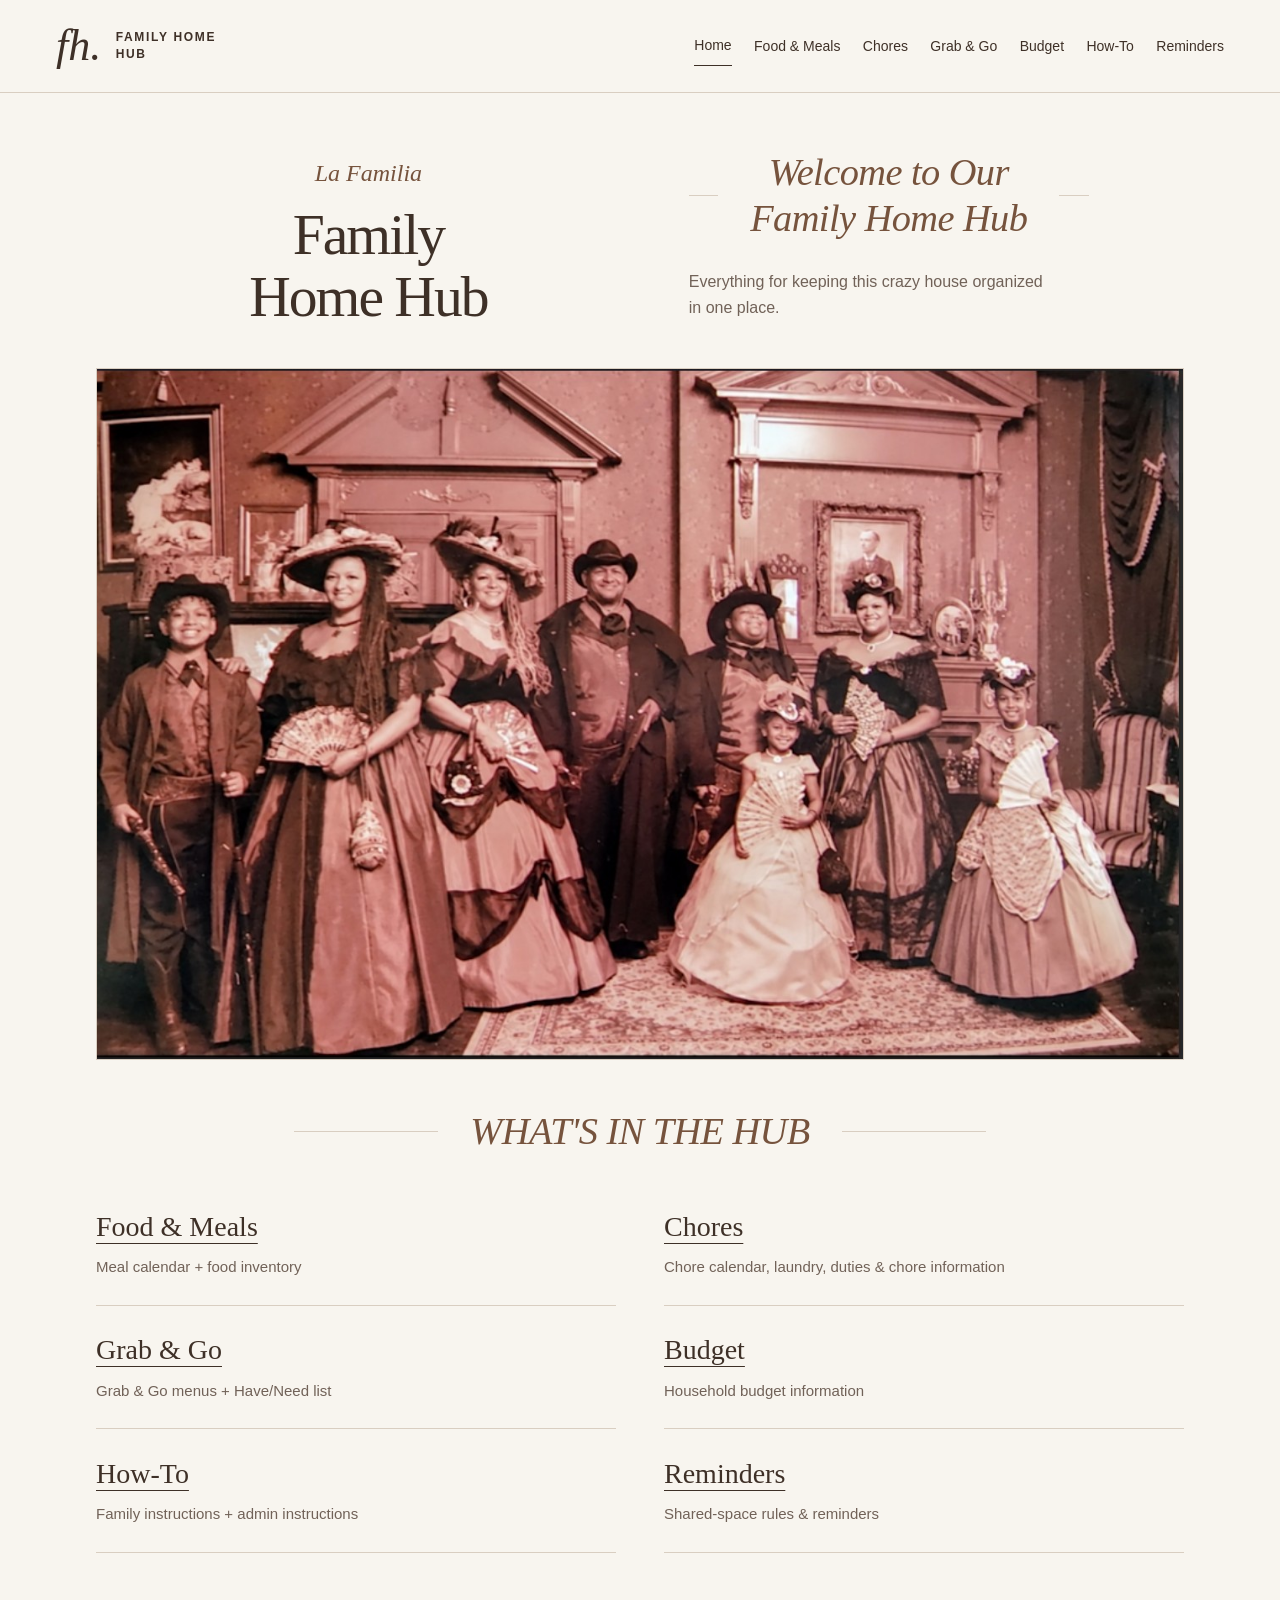
<file: FAMILY_HOME_HUB/index.html>
<!doctype html>
<html lang="en">
<head>
  <meta charset="utf-8">
  <meta name="viewport" content="width=device-width, initial-scale=1">
  <meta name="description" content="Our family's meals, chores, everyday instructions, and shared-space reminders, together in one place.">
  <title>Family Home Hub</title>
  <link rel="icon" href="assets/favicon.svg" type="image/svg+xml">
  <link rel="stylesheet" href="assets/styles.css?v=hub-headings">
  <script src="assets/resources.js" defer></script>
  <script src="assets/site.js" defer></script>
</head>
<body>
  <a class="skip-link" href="#main">Skip to content</a>
  <header class="site-header">
    <a class="brand" href="index.html" aria-label="Family Home Hub home"><span class="brand-mark" aria-hidden="true">fh.</span><span>FAMILY HOME HUB</span></a>
    <button class="nav-toggle" type="button" aria-expanded="false" aria-controls="site-nav">Menu</button>
    <nav id="site-nav" class="site-nav" aria-label="Main navigation">
      <a href="index.html" aria-current="page">Home</a><a href="food-meals.html">Food &amp; Meals</a><a href="chores.html">Chores</a><a href="grab-go.html">Grab &amp; Go</a><a href="budget.html">Budget</a><a href="how-to.html">How-To</a><a href="reminders.html">Reminders</a>
    </nav>
  </header>
  <main id="main" class="page home-page">
    <section class="home-intro" aria-labelledby="home-title">
      <div><p class="handwritten">La Familia</p><h1 id="home-title">Family<br> Home Hub</h1></div>
      <div class="welcome"><h2 class="section-title"><span>Welcome to Our<br> Family Home Hub</span></h2><p>Everything for keeping this crazy house organized in one place.</p></div>
    </section>
    <figure class="family-photo"><img src="assets/images/family-photo.jpg" alt="Our family" width="1600" height="750"></figure>
    <section class="hub-directory" aria-labelledby="directory-title">
      <h2 id="directory-title" class="section-title"><span>WHAT'S IN THE HUB</span></h2>
      <ul class="directory-grid">
        <li><a href="food-meals.html">Food &amp; Meals</a><p>Meal calendar + food inventory</p></li>
        <li><a href="chores.html">Chores</a><p>Chore calendar, laundry, duties &amp; chore information</p></li>
        <li><a href="grab-go.html">Grab &amp; Go</a><p>Grab &amp; Go menus + Have/Need list</p></li>
        <li><a href="budget.html">Budget</a><p>Household budget information</p></li>
        <li><a href="how-to.html">How-To</a><p>Family instructions + admin instructions</p></li>
        <li><a href="reminders.html">Reminders</a><p>Shared-space rules &amp; reminders</p></li>
      </ul>
    </section>
  </main>
</body>
</html>
</file>
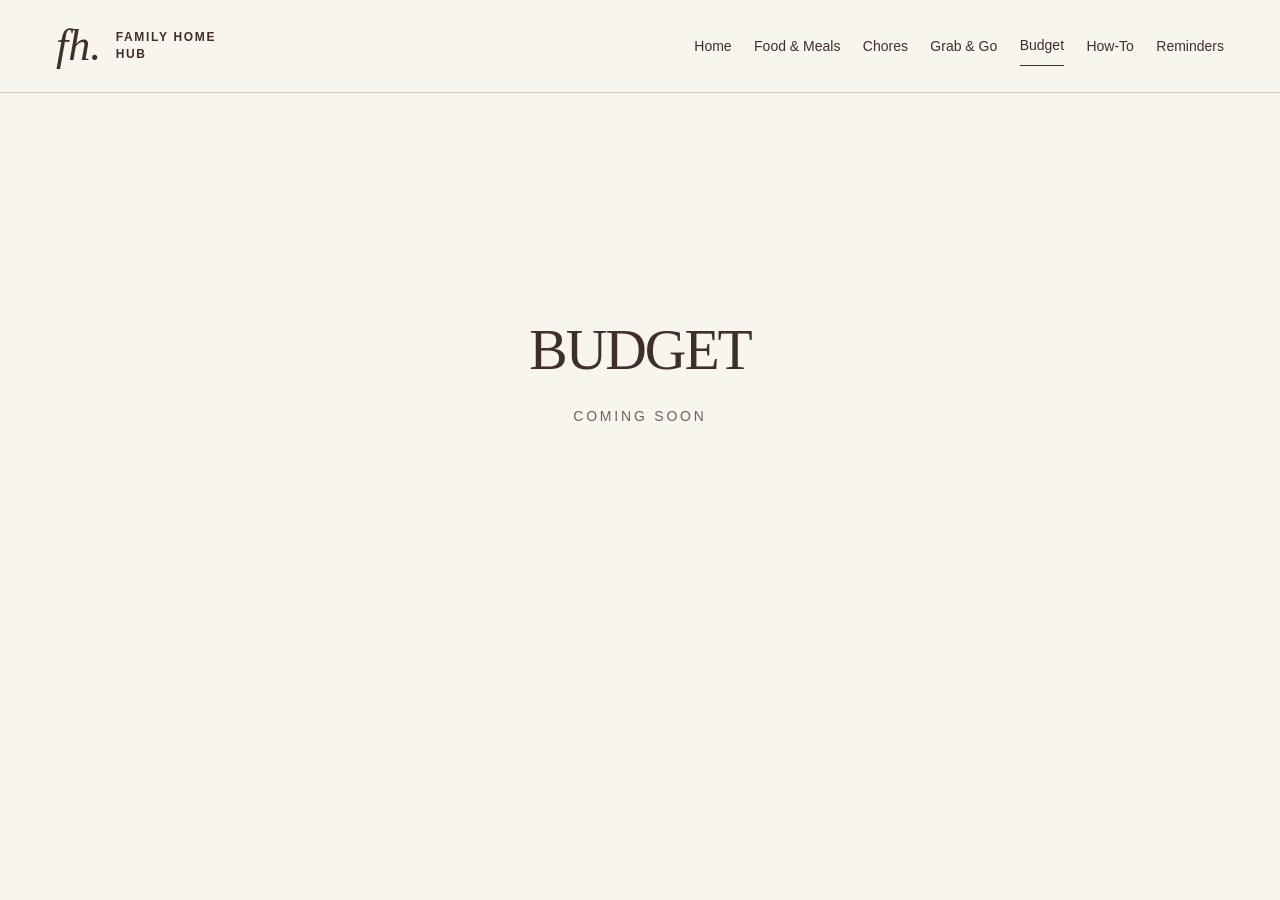
<file: FAMILY_HOME_HUB/budget.html>
<!doctype html>
<html lang="en">
<head>
  <meta charset="utf-8">
  <meta name="viewport" content="width=device-width, initial-scale=1">
  <meta name="description" content="Family household budget information. Coming soon.">
  <title>Budget | Family Home Hub</title>
  <link rel="icon" href="assets/favicon.svg" type="image/svg+xml">
  <link rel="stylesheet" href="assets/styles.css?v=hub-headings">
  <script src="assets/resources.js" defer></script>
  <script src="assets/site.js" defer></script>
</head>
<body>
  <a class="skip-link" href="#main">Skip to content</a>
  <header class="site-header">
    <a class="brand" href="index.html" aria-label="Family Home Hub home"><span class="brand-mark" aria-hidden="true">fh.</span><span>FAMILY HOME HUB</span></a>
    <button class="nav-toggle" type="button" aria-expanded="false" aria-controls="site-nav">Menu</button>
    <nav id="site-nav" class="site-nav" aria-label="Main navigation"><a href="index.html">Home</a><a href="food-meals.html">Food &amp; Meals</a><a href="chores.html">Chores</a><a href="grab-go.html">Grab &amp; Go</a><a href="budget.html" aria-current="page">Budget</a><a href="how-to.html">How-To</a><a href="reminders.html">Reminders</a></nav>
  </header>
  <main id="main" class="page budget-page">
    <h1>BUDGET</h1><p>COMING SOON</p>
  </main>
</body>
</html>
</file>
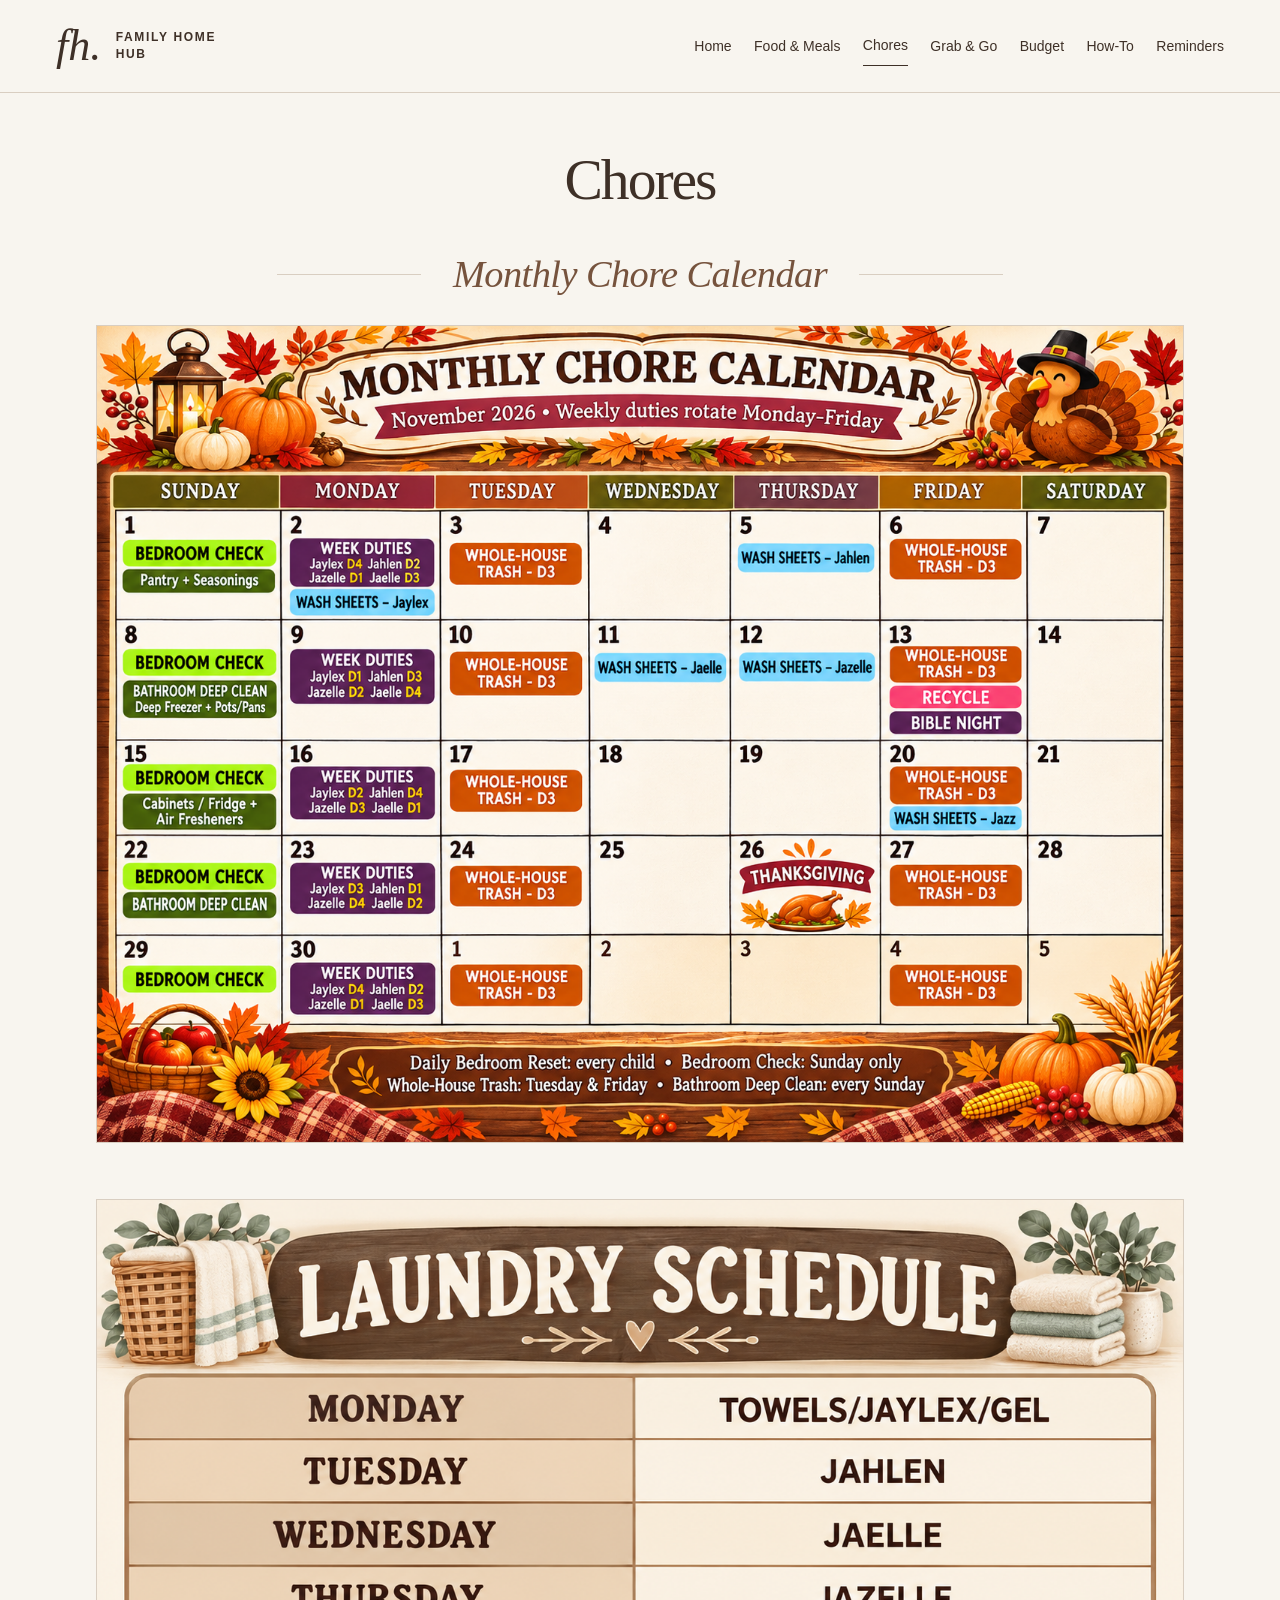
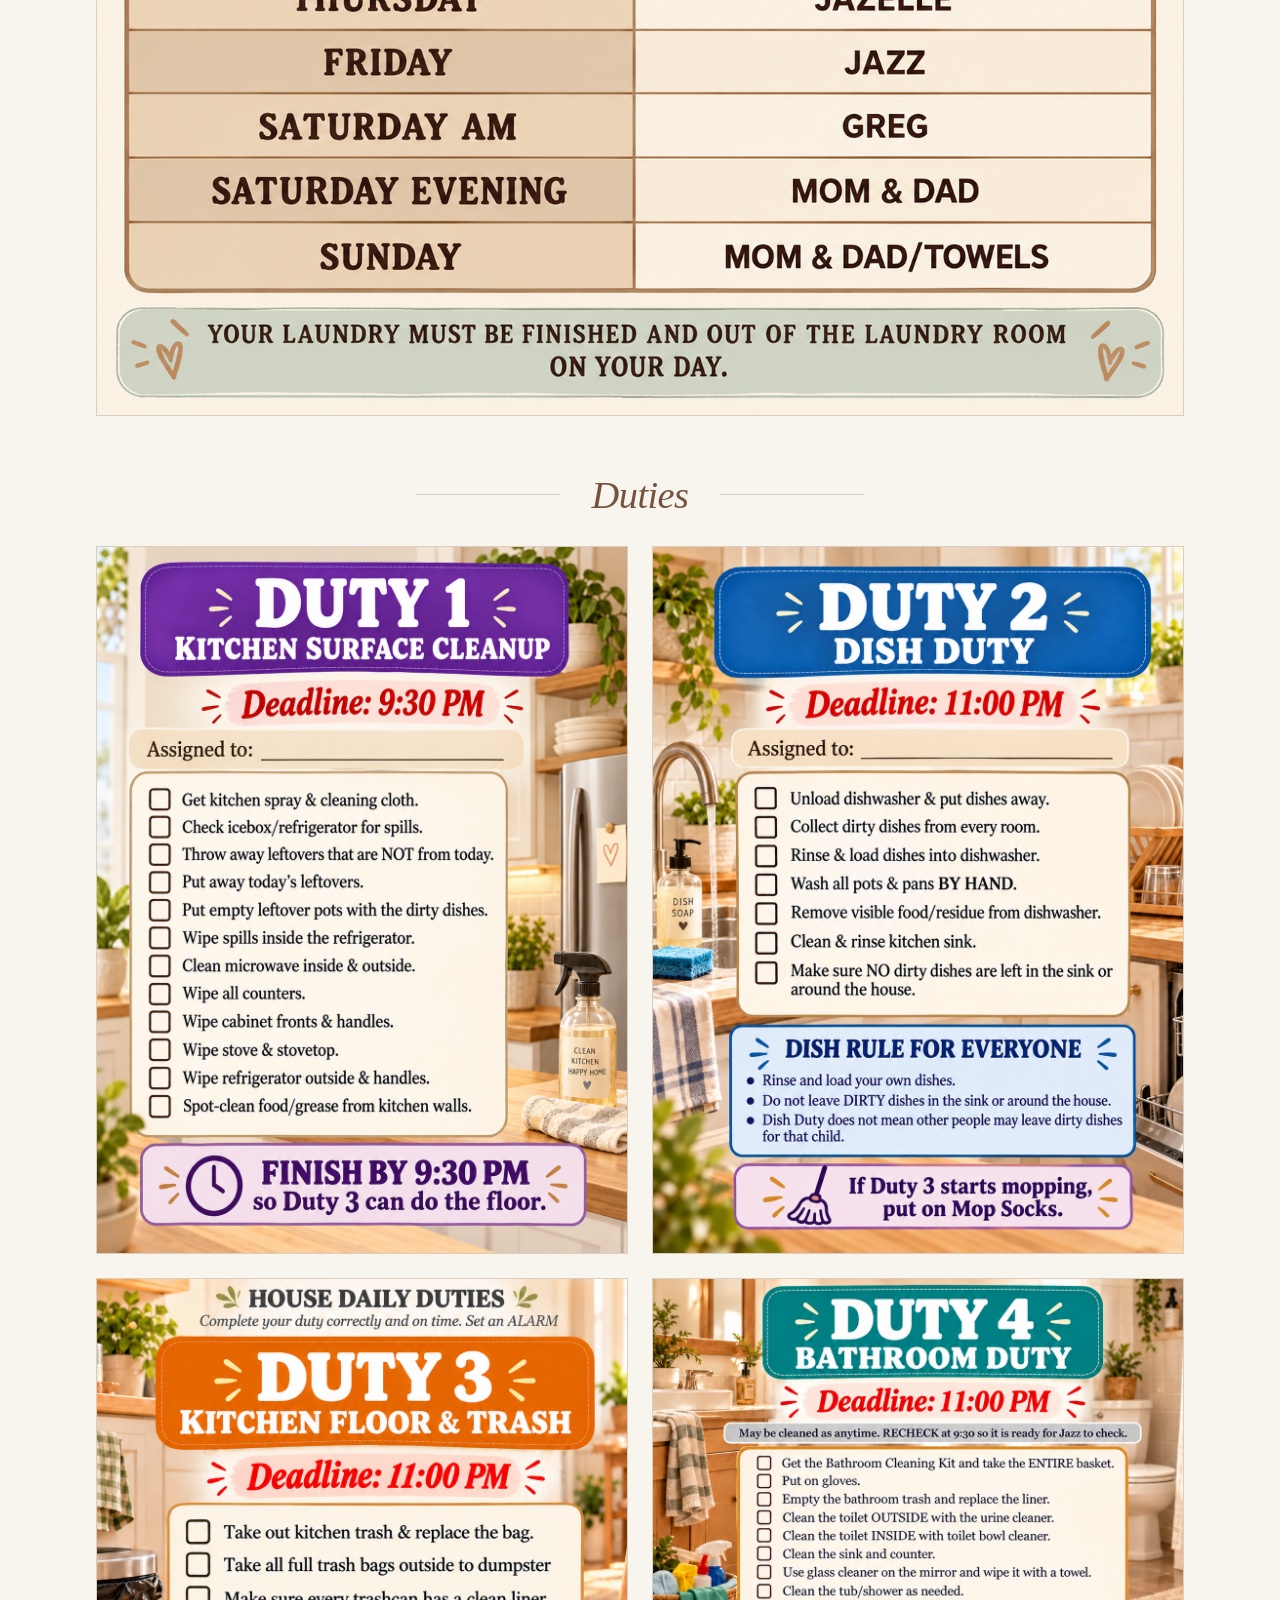
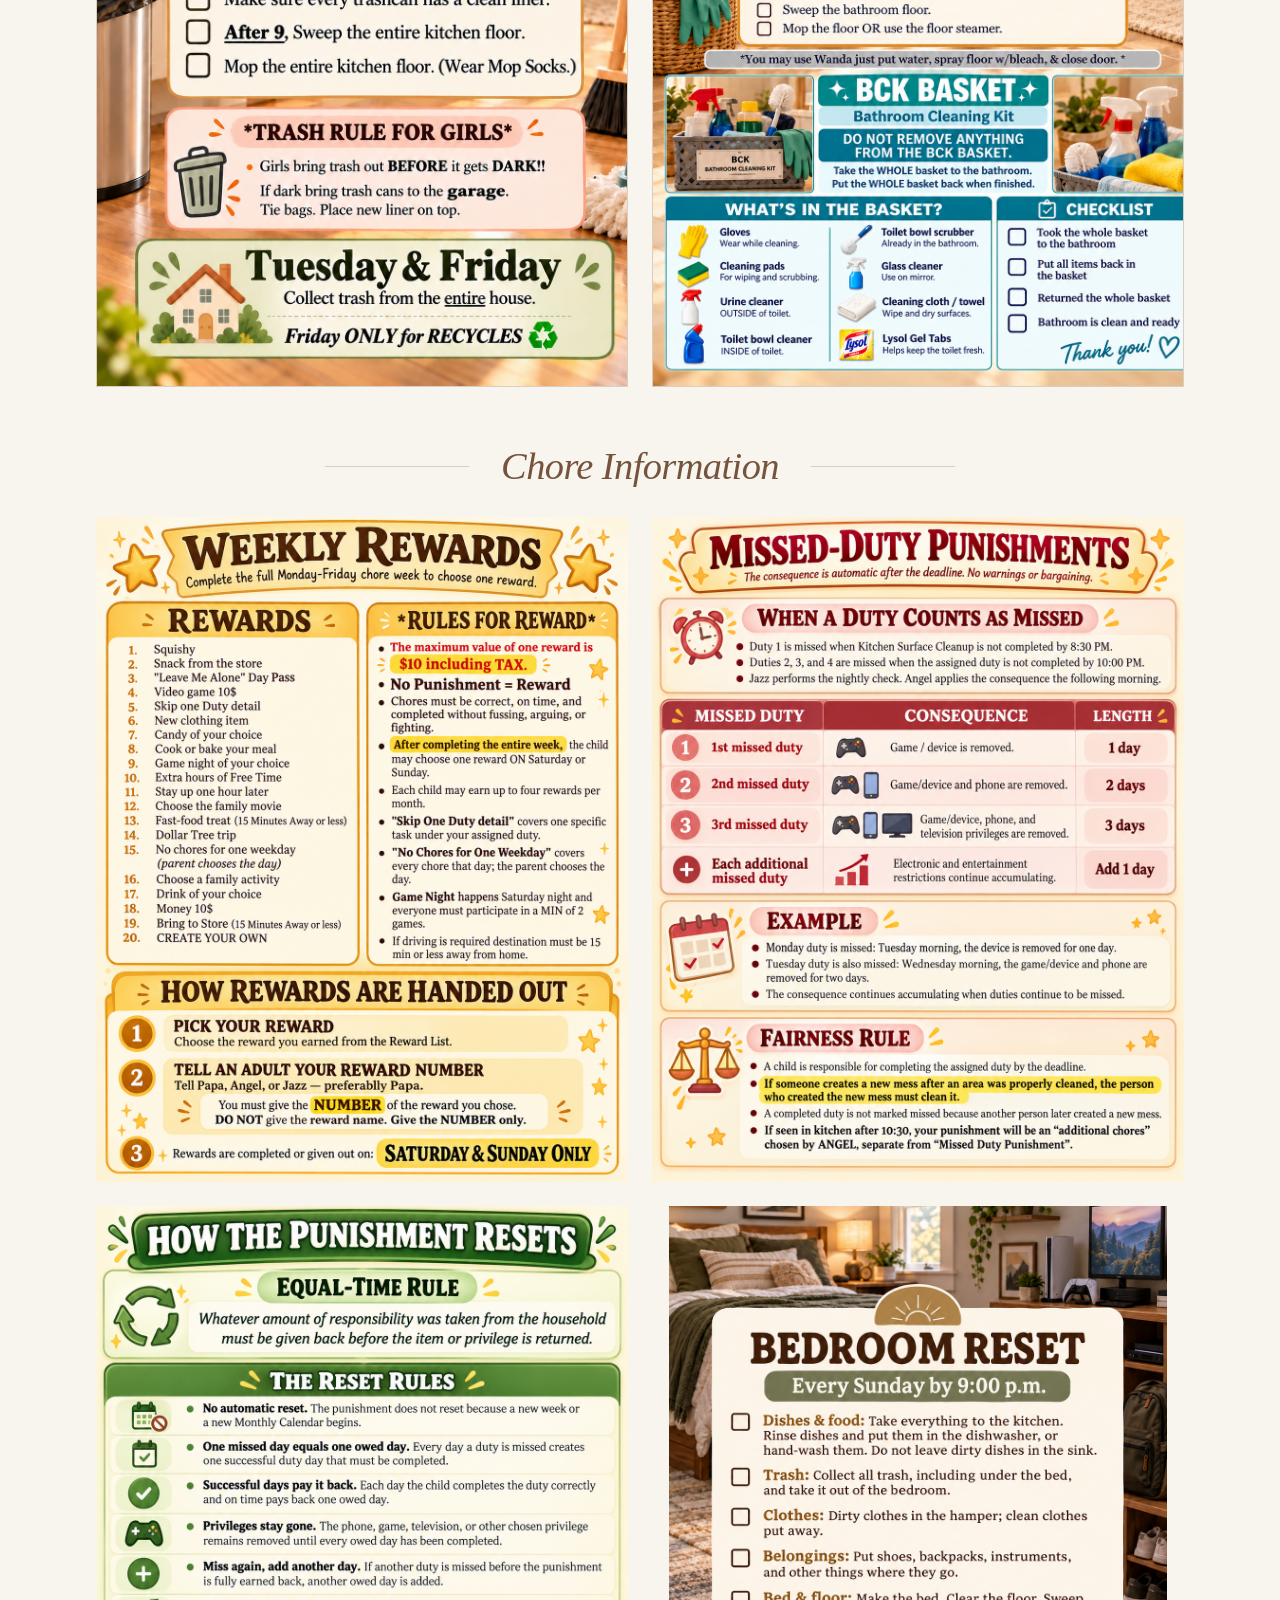
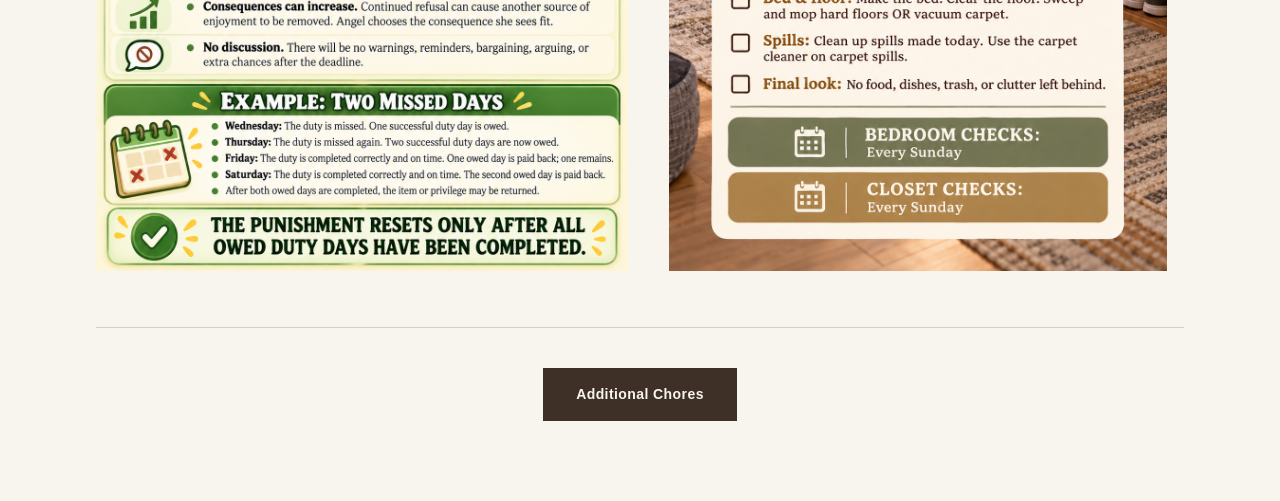
<file: FAMILY_HOME_HUB/chores.html>
<!doctype html>
<html lang="en">
<head>
  <meta charset="utf-8">
  <meta name="viewport" content="width=device-width, initial-scale=1">
  <meta name="description" content="Our monthly chore calendar, laundry schedule, duties, chore information, and additional chores.">
  <title>Chores | Family Home Hub</title>
  <link rel="icon" href="assets/favicon.svg" type="image/svg+xml">
  <link rel="stylesheet" href="assets/styles.css?v=hub-headings">
  <script src="assets/resources.js" defer></script>
  <script src="assets/site.js" defer></script>
</head>
<body>
  <a class="skip-link" href="#main">Skip to content</a>
  <header class="site-header">
    <a class="brand" href="index.html" aria-label="Family Home Hub home"><span class="brand-mark" aria-hidden="true">fh.</span><span>FAMILY HOME HUB</span></a>
    <button class="nav-toggle" type="button" aria-expanded="false" aria-controls="site-nav">Menu</button>
    <nav id="site-nav" class="site-nav" aria-label="Main navigation"><a href="index.html">Home</a><a href="food-meals.html">Food &amp; Meals</a><a href="chores.html" aria-current="page">Chores</a><a href="grab-go.html">Grab &amp; Go</a><a href="budget.html">Budget</a><a href="how-to.html">How-To</a><a href="reminders.html">Reminders</a></nav>
  </header>
  <main id="main" class="page chores-page">

    <div class="page-heading"><h1>Chores</h1></div>
    <section aria-labelledby="calendar-title"><h2 id="calendar-title" class="section-title"><span>Monthly Chore Calendar</span></h2>
      <figure class="document-image"><img src="assets/images/chore-calendar.png?v=2026-11" alt="Monthly chore calendar" width="1447" height="1087"></figure>
    </section>
    <section class="content-section" aria-label="Laundry Schedule"><figure class="document-image"><img src="assets/images/laundry-schedule.png" alt="Laundry Schedule" width="1400" height="1000" loading="lazy"></figure></section>
    <section class="content-section" aria-labelledby="duties-title"><h2 id="duties-title" class="section-title"><span>Duties</span></h2><div class="document-grid"><figure class="document-image"><img src="assets/images/duty-1.png?v=2026-11" alt="Duty 1" width="1086" height="1448" loading="lazy"></figure><figure class="document-image"><img src="assets/images/duty-2.png?v=2026-11" alt="Duty 2" width="1086" height="1448" loading="lazy"></figure><figure class="document-image"><img src="assets/images/duty-3.png?v=2026-11" alt="Duty 3" width="1086" height="1448" loading="lazy"></figure><figure class="document-image"><img src="assets/images/duty-4.png?v=2026-11" alt="Duty 4" width="1086" height="1448" loading="lazy"></figure></div></section>
    <section class="content-section" aria-labelledby="information-title"><h2 id="information-title" class="section-title"><span>Chore Information</span></h2><div class="document-grid poster-grid"><figure class="document-image"><img src="assets/images/rewards.png" alt="Rewards" width="1122" height="1402" loading="lazy"></figure><figure class="document-image"><img src="assets/images/punishments.png" alt="Punishments" width="1122" height="1402" loading="lazy"></figure><figure class="document-image"><img src="assets/images/punishment-reset.png" alt="Punishment Reset" width="1122" height="1402" loading="lazy"></figure><figure class="document-image"><img src="assets/images/bedroom-reset.png?v=2026-11" alt="Bedroom Reset" width="1086" height="1448" loading="lazy"></figure></div></section>
    <section class="content-section additional-chores" aria-label="Additional Chores"><a class="button" href="assets/documents/additional-chores.pdf?v=2026-11" target="_blank" rel="noopener noreferrer">Additional Chores</a></section>
  </main>
</body>
</html>
</file>
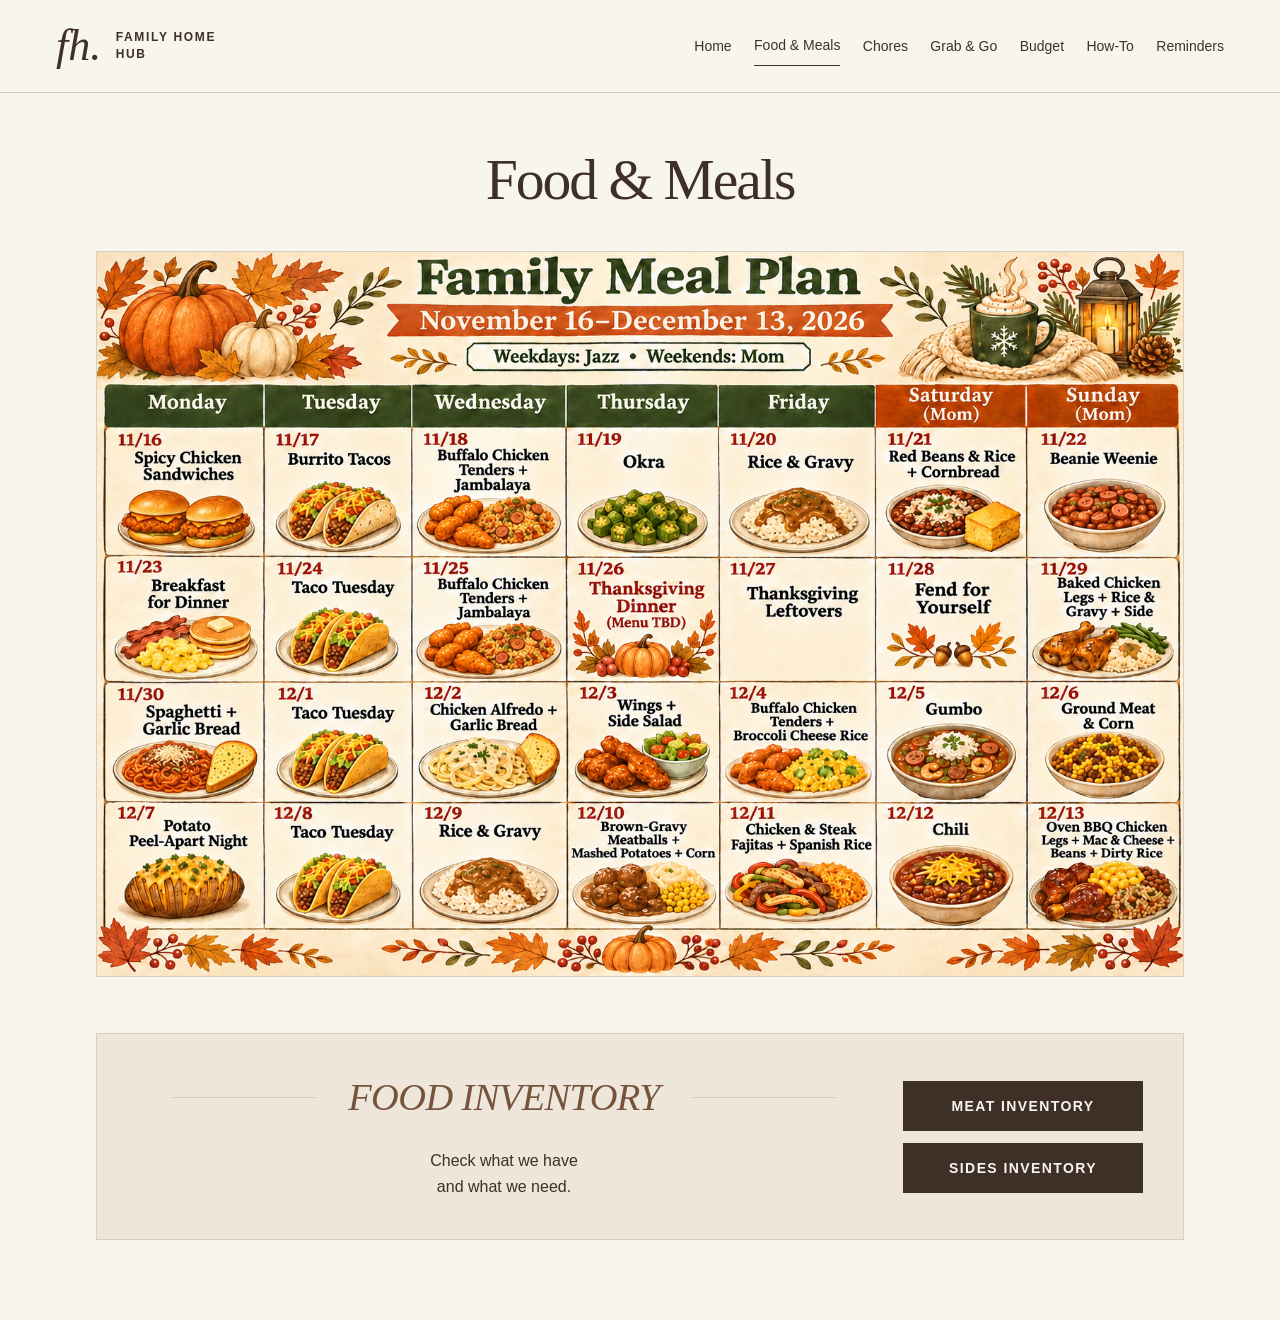
<file: FAMILY_HOME_HUB/food-meals.html>
<!doctype html>
<html lang="en">
<head>
  <meta charset="utf-8">
  <meta name="viewport" content="width=device-width, initial-scale=1">
  <meta name="description" content="Jazz&#x27;s food calendar and our family&#x27;s food inventory.">
  <title>Food &amp; Meals | Family Home Hub</title>
  <link rel="icon" href="assets/favicon.svg" type="image/svg+xml">
  <link rel="stylesheet" href="assets/styles.css?v=split-inventory">
  <script src="assets/resources.js?v=meat-inventory" defer></script>
  <script src="assets/site.js?v=split-inventory" defer></script>
</head>
<body>
  <a class="skip-link" href="#main">Skip to content</a>
  <header class="site-header">
    <a class="brand" href="index.html" aria-label="Family Home Hub home"><span class="brand-mark" aria-hidden="true">fh.</span><span>FAMILY HOME HUB</span></a>
    <button class="nav-toggle" type="button" aria-expanded="false" aria-controls="site-nav">Menu</button>
    <nav id="site-nav" class="site-nav" aria-label="Main navigation"><a href="index.html">Home</a><a href="food-meals.html" aria-current="page">Food &amp; Meals</a><a href="chores.html">Chores</a><a href="grab-go.html">Grab &amp; Go</a><a href="budget.html">Budget</a><a href="how-to.html">How-To</a><a href="reminders.html">Reminders</a></nav>
  </header>
  <main id="main" class="page ">

    <div class="page-heading"><h1>Food &amp; Meals</h1></div>
    <figure class="document-image"><img src="assets/images/jazz-food-calendar.png" alt="Jazz&#x27;s Food Calendar" width="1600" height="1200" loading="lazy"></figure>
    <section class="callout" aria-labelledby="inventory-title">
      <div><h2 id="inventory-title" class="section-title"><span>FOOD INVENTORY</span></h2><p>Check what we have<br>and what we need.</p></div>
      <div class="inventory-actions">
        <div class="resource-item"><a class="button" href="#" data-resource="meatInventory">MEAT INVENTORY</a><p class="resource-message" role="status" hidden>The Meat Inventory link is coming soon.</p></div>
        <div class="resource-item"><a class="button" href="#" data-resource="sidesInventory">SIDES INVENTORY</a><p class="resource-message" role="status" hidden>The Sides Inventory link is coming soon.</p></div>
      </div>
    </section>
  </main>
</body>
</html>
</file>
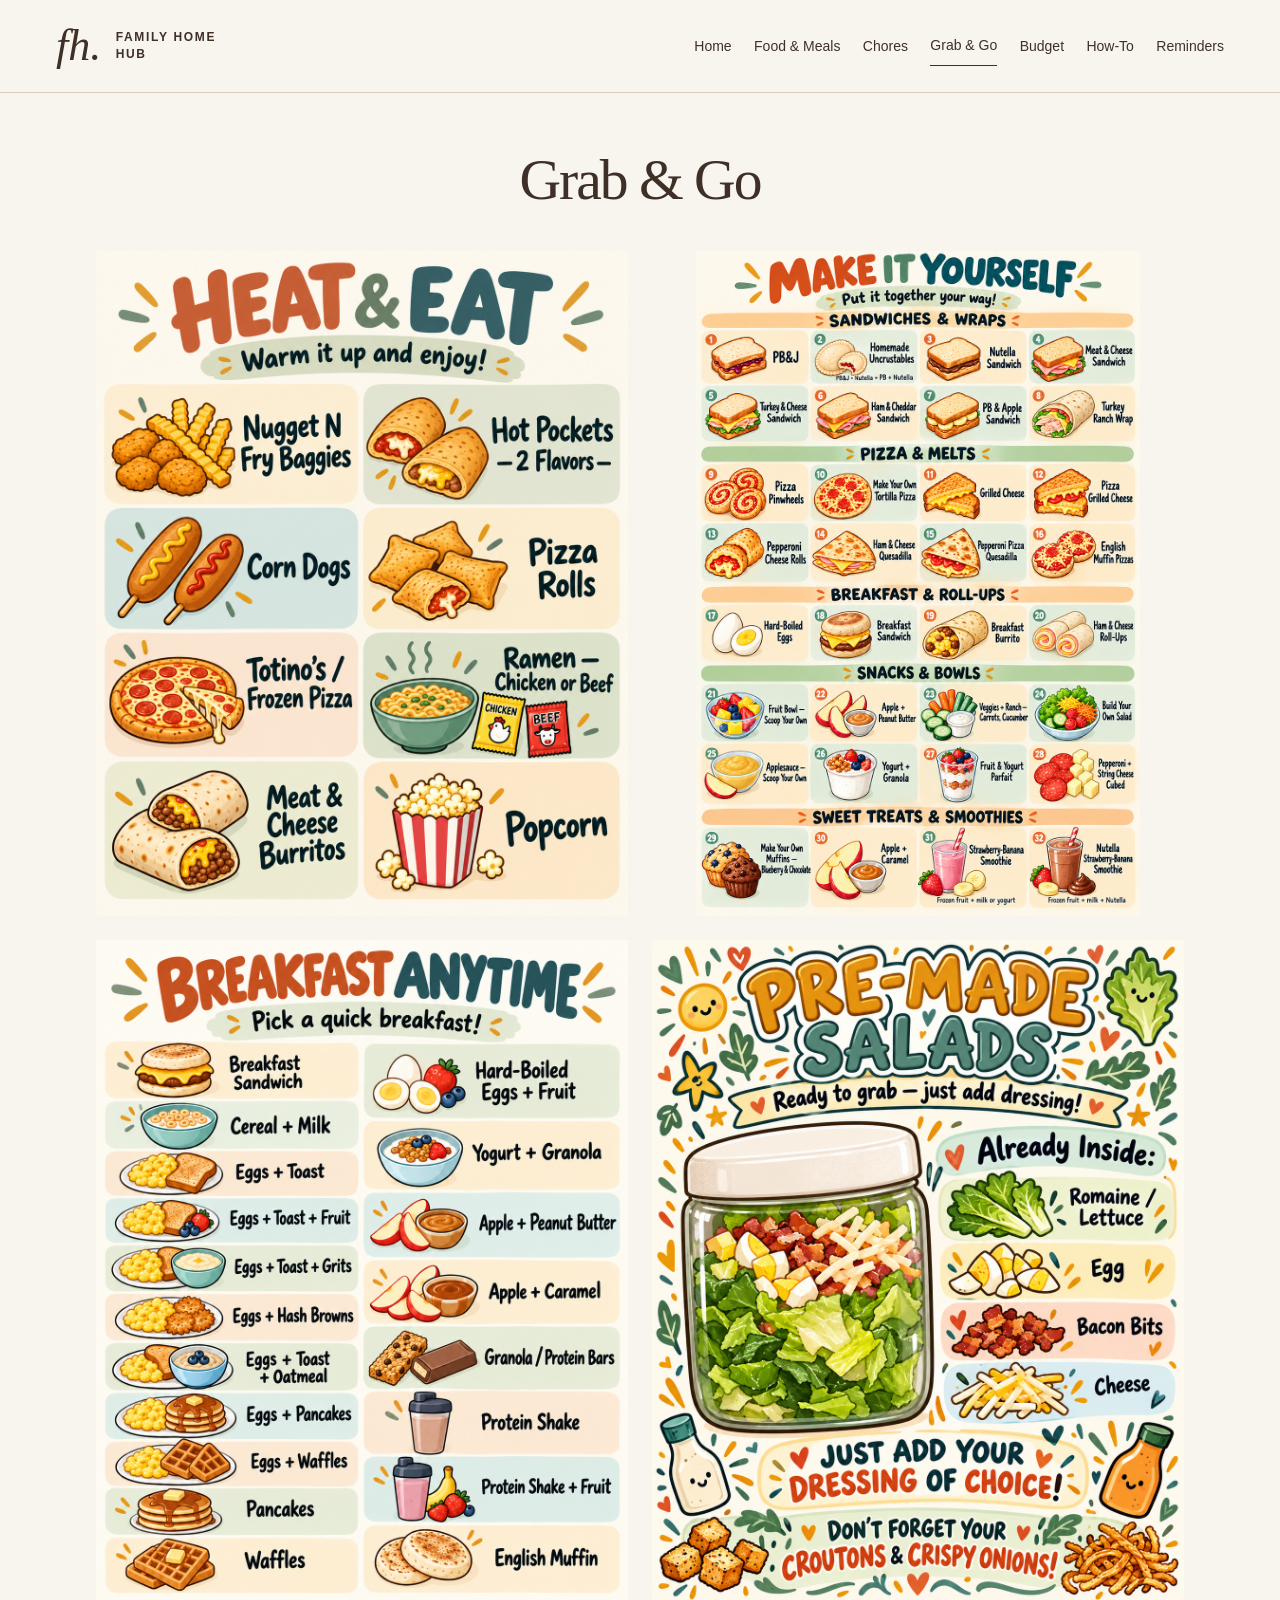
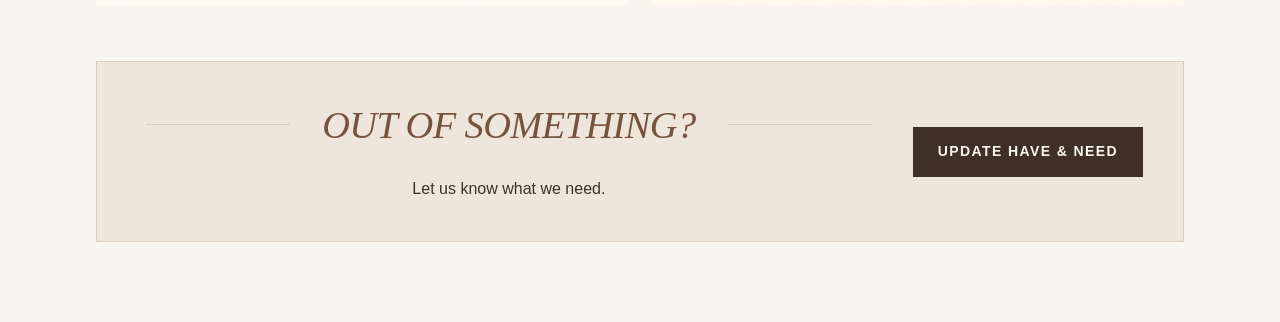
<file: FAMILY_HOME_HUB/grab-go.html>
<!doctype html>
<html lang="en">
<head>
  <meta charset="utf-8">
  <meta name="viewport" content="width=device-width, initial-scale=1">
  <meta name="description" content="Our four Grab &amp; Go menus and shared Have &amp; Need list.">
  <title>Grab &amp; Go | Family Home Hub</title>
  <link rel="icon" href="assets/favicon.svg" type="image/svg+xml">
  <link rel="stylesheet" href="assets/styles.css?v=hub-headings">
  <script src="assets/resources.js" defer></script>
  <script src="assets/site.js" defer></script>
</head>
<body>
  <a class="skip-link" href="#main">Skip to content</a>
  <header class="site-header">
    <a class="brand" href="index.html" aria-label="Family Home Hub home"><span class="brand-mark" aria-hidden="true">fh.</span><span>FAMILY HOME HUB</span></a>
    <button class="nav-toggle" type="button" aria-expanded="false" aria-controls="site-nav">Menu</button>
    <nav id="site-nav" class="site-nav" aria-label="Main navigation"><a href="index.html">Home</a><a href="food-meals.html">Food &amp; Meals</a><a href="chores.html">Chores</a><a href="grab-go.html" aria-current="page">Grab &amp; Go</a><a href="budget.html">Budget</a><a href="how-to.html">How-To</a><a href="reminders.html">Reminders</a></nav>
  </header>
  <main id="main" class="page ">

    <div class="page-heading"><h1>Grab &amp; Go</h1></div>
    <div class="document-grid poster-grid"><figure class="document-image"><img src="assets/images/heat-eat-menu.png" alt="Heat &amp; Eat Menu" width="1122" height="1402" loading="lazy"></figure><figure class="document-image"><img src="assets/images/make-it-yourself-menu.png" alt="Make It Yourself Menu" width="1024" height="1536" loading="lazy"></figure><figure class="document-image"><img src="assets/images/breakfast-anytime-menu.png" alt="Breakfast Anytime Menu" width="1122" height="1402" loading="lazy"></figure><figure class="document-image"><img src="assets/images/pre-made-salads-menu.png" alt="Pre-Made Salads Menu" width="1122" height="1402" loading="lazy"></figure></div>
    <section class="callout" aria-labelledby="need-title"><div><h2 id="need-title" class="section-title"><span>OUT OF SOMETHING?</span></h2><p>Let us know what we need.</p></div><div><a class="button" href="#" data-resource="grabGoHaveNeed">UPDATE HAVE &amp; NEED</a><p class="resource-message" role="status" hidden>The Have &amp; Need link is coming soon.</p></div></section>
  </main>
</body>
</html>
</file>
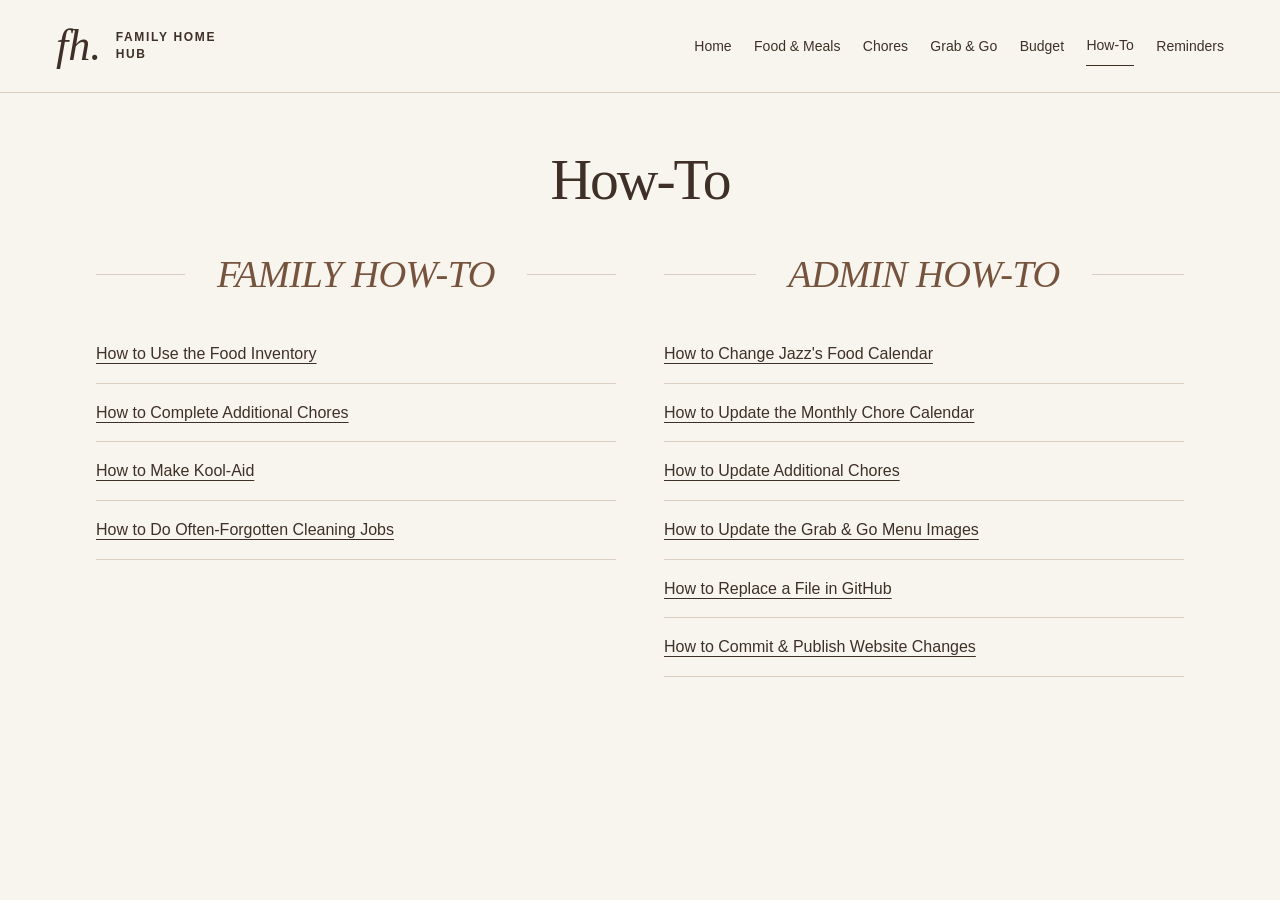
<file: FAMILY_HOME_HUB/how-to.html>
<!doctype html>
<html lang="en">
<head>
  <meta charset="utf-8">
  <meta name="viewport" content="width=device-width, initial-scale=1">
  <meta name="description" content="Family and admin instructions for everyday tasks and keeping the hub up to date.">
  <title>How-To | Family Home Hub</title>
  <link rel="icon" href="assets/favicon.svg" type="image/svg+xml">
  <link rel="stylesheet" href="assets/styles.css?v=hub-headings">
  <script src="assets/resources.js" defer></script>
  <script src="assets/site.js" defer></script>
</head>
<body>
  <a class="skip-link" href="#main">Skip to content</a>
  <header class="site-header">
    <a class="brand" href="index.html" aria-label="Family Home Hub home"><span class="brand-mark" aria-hidden="true">fh.</span><span>FAMILY HOME HUB</span></a>
    <button class="nav-toggle" type="button" aria-expanded="false" aria-controls="site-nav">Menu</button>
    <nav id="site-nav" class="site-nav" aria-label="Main navigation"><a href="index.html">Home</a><a href="food-meals.html">Food &amp; Meals</a><a href="chores.html">Chores</a><a href="grab-go.html">Grab &amp; Go</a><a href="budget.html">Budget</a><a href="how-to.html" aria-current="page">How-To</a><a href="reminders.html">Reminders</a></nav>
  </header>
  <main id="main" class="page ">

    <div class="page-heading"><h1>How-To</h1></div>
    <div class="how-to-columns">
      <section aria-labelledby="family-guides-title"><h2 id="family-guides-title" class="section-title"><span>FAMILY HOW-TO</span></h2><ul class="guide-list"><li><a href="#" data-resource="howToFoodInventory">How to Use the Food Inventory</a><p class="resource-message" role="status" hidden>This guide is coming soon.</p></li><li><a href="#" data-resource="howToAdditionalChores">How to Complete Additional Chores</a><p class="resource-message" role="status" hidden>This guide is coming soon.</p></li><li><a href="#" data-resource="howToKoolAid">How to Make Kool-Aid</a><p class="resource-message" role="status" hidden>This guide is coming soon.</p></li><li><a href="#" data-resource="howToForgottenCleaning">How to Do Often-Forgotten Cleaning Jobs</a><p class="resource-message" role="status" hidden>This guide is coming soon.</p></li></ul></section>
      <section aria-labelledby="admin-guides-title"><h2 id="admin-guides-title" class="section-title"><span>ADMIN HOW-TO</span></h2><ul class="guide-list"><li><a href="#" data-resource="howToFoodCalendar">How to Change Jazz&#x27;s Food Calendar</a><p class="resource-message" role="status" hidden>This guide is coming soon.</p></li><li><a href="#" data-resource="howToChoreCalendar">How to Update the Monthly Chore Calendar</a><p class="resource-message" role="status" hidden>This guide is coming soon.</p></li><li><a href="#" data-resource="howToUpdateAdditionalChores">How to Update Additional Chores</a><p class="resource-message" role="status" hidden>This guide is coming soon.</p></li><li><a href="#" data-resource="howToGrabGoMenus">How to Update the Grab &amp; Go Menu Images</a><p class="resource-message" role="status" hidden>This guide is coming soon.</p></li><li><a href="#" data-resource="howToReplaceGithubFile">How to Replace a File in GitHub</a><p class="resource-message" role="status" hidden>This guide is coming soon.</p></li><li><a href="#" data-resource="howToPublishGithub">How to Commit &amp; Publish Website Changes</a><p class="resource-message" role="status" hidden>This guide is coming soon.</p></li></ul></section>
    </div>
  </main>
</body>
</html>
</file>
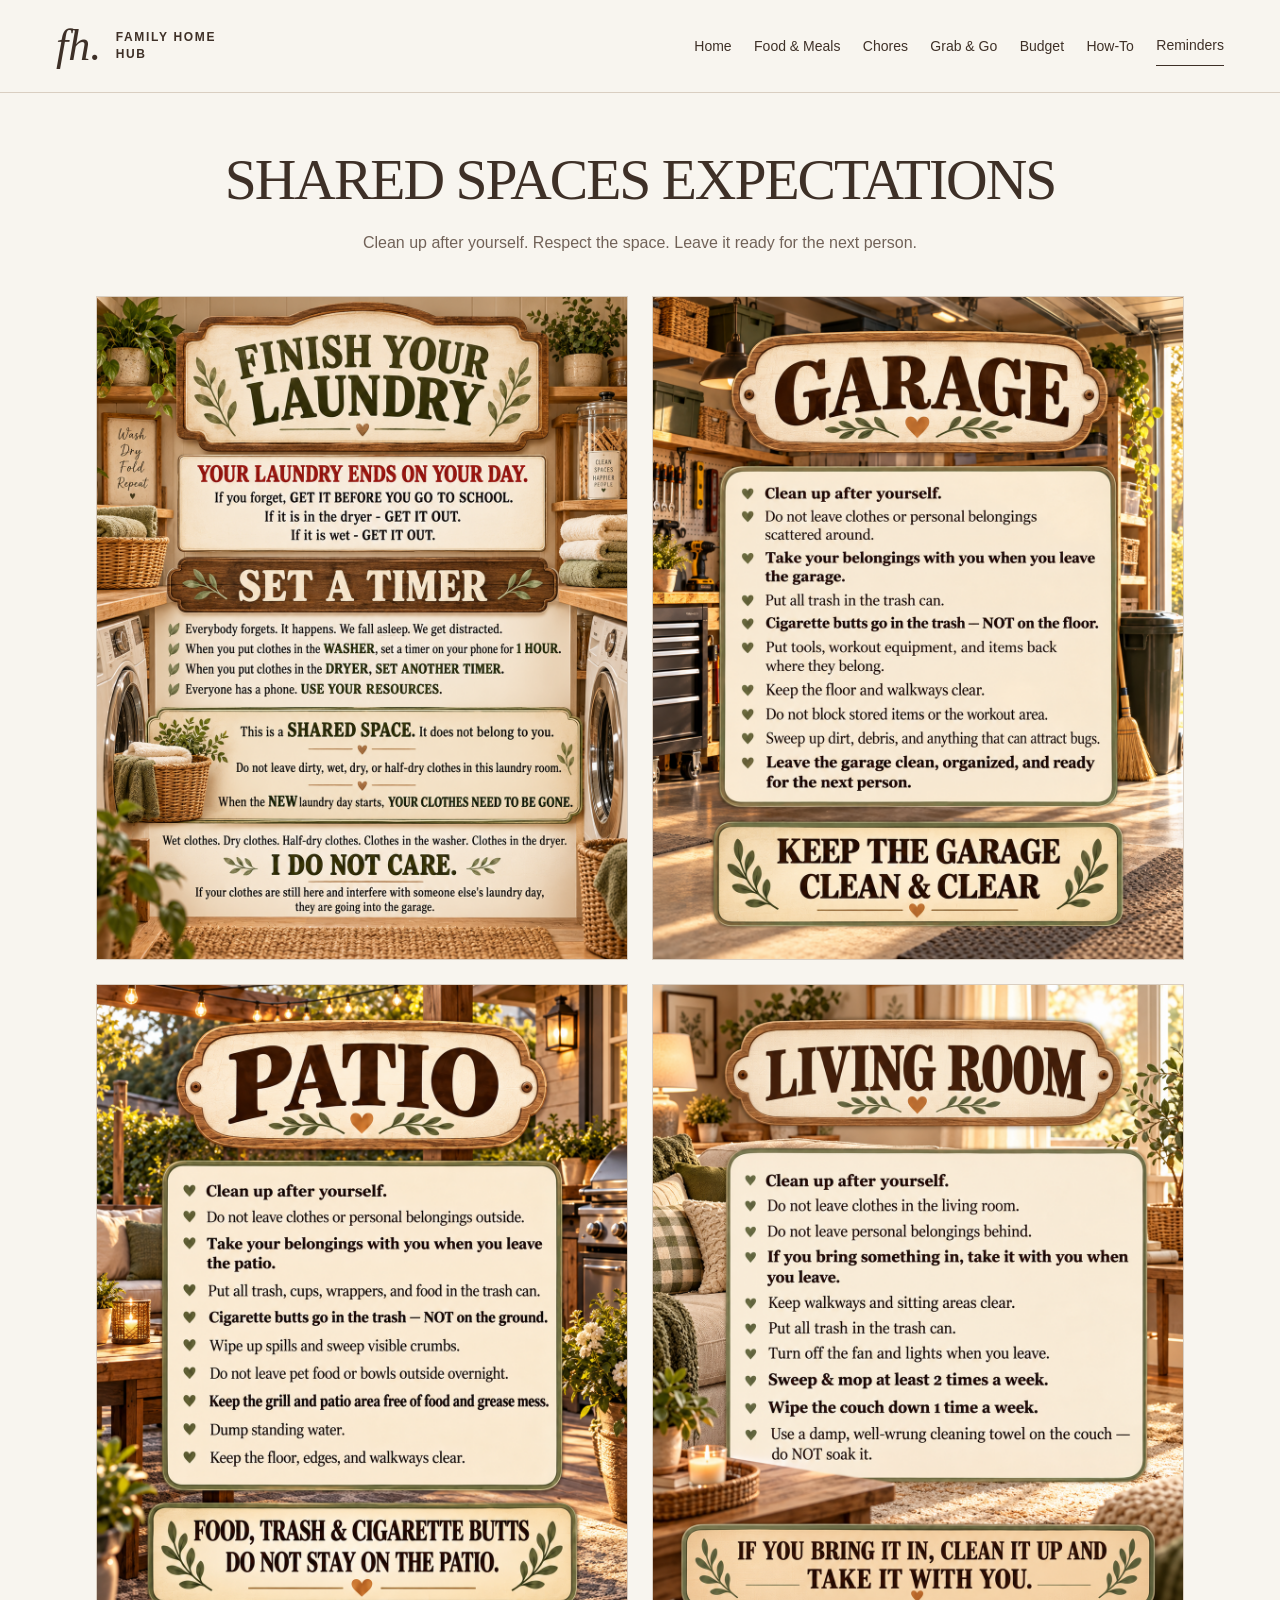
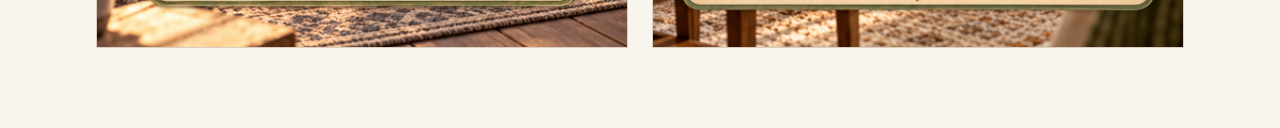
<file: FAMILY_HOME_HUB/reminders.html>
<!doctype html>
<html lang="en">
<head>
  <meta charset="utf-8">
  <meta name="viewport" content="width=device-width, initial-scale=1">
  <meta name="description" content="Clean up after yourself. Respect the space. Leave it ready for the next person.">
  <title>Shared Spaces Expectations | Family Home Hub</title>
  <link rel="icon" href="assets/favicon.svg" type="image/svg+xml">
  <link rel="stylesheet" href="assets/styles.css?v=hub-headings">
  <script src="assets/resources.js" defer></script>
  <script src="assets/site.js" defer></script>
</head>
<body>
  <a class="skip-link" href="#main">Skip to content</a>
  <header class="site-header">
    <a class="brand" href="index.html" aria-label="Family Home Hub home"><span class="brand-mark" aria-hidden="true">fh.</span><span>FAMILY HOME HUB</span></a>
    <button class="nav-toggle" type="button" aria-expanded="false" aria-controls="site-nav">Menu</button>
    <nav id="site-nav" class="site-nav" aria-label="Main navigation"><a href="index.html">Home</a><a href="food-meals.html">Food &amp; Meals</a><a href="chores.html">Chores</a><a href="grab-go.html">Grab &amp; Go</a><a href="budget.html">Budget</a><a href="how-to.html">How-To</a><a href="reminders.html" aria-current="page">Reminders</a></nav>
  </header>
  <main id="main" class="page ">

    <div class="page-heading reminders-heading"><h1>SHARED SPACES EXPECTATIONS</h1><p>Clean up after yourself. Respect the space. Leave it ready for the next person.</p></div>
    <div class="document-grid"><figure class="document-image"><img src="assets/images/laundry-room-expectations.png" alt="Laundry Room Shared Spaces Expectations" width="1000" height="1250" loading="lazy"></figure><figure class="document-image"><img src="assets/images/garage-expectations.png" alt="Garage Shared Spaces Expectations" width="1000" height="1250" loading="lazy"></figure><figure class="document-image"><img src="assets/images/patio-expectations.png" alt="Patio Shared Spaces Expectations" width="1000" height="1250" loading="lazy"></figure><figure class="document-image"><img src="assets/images/living-room-expectations.png" alt="Living Room Shared Spaces Expectations" width="1000" height="1250" loading="lazy"></figure></div>
  </main>
</body>
</html>
</file>
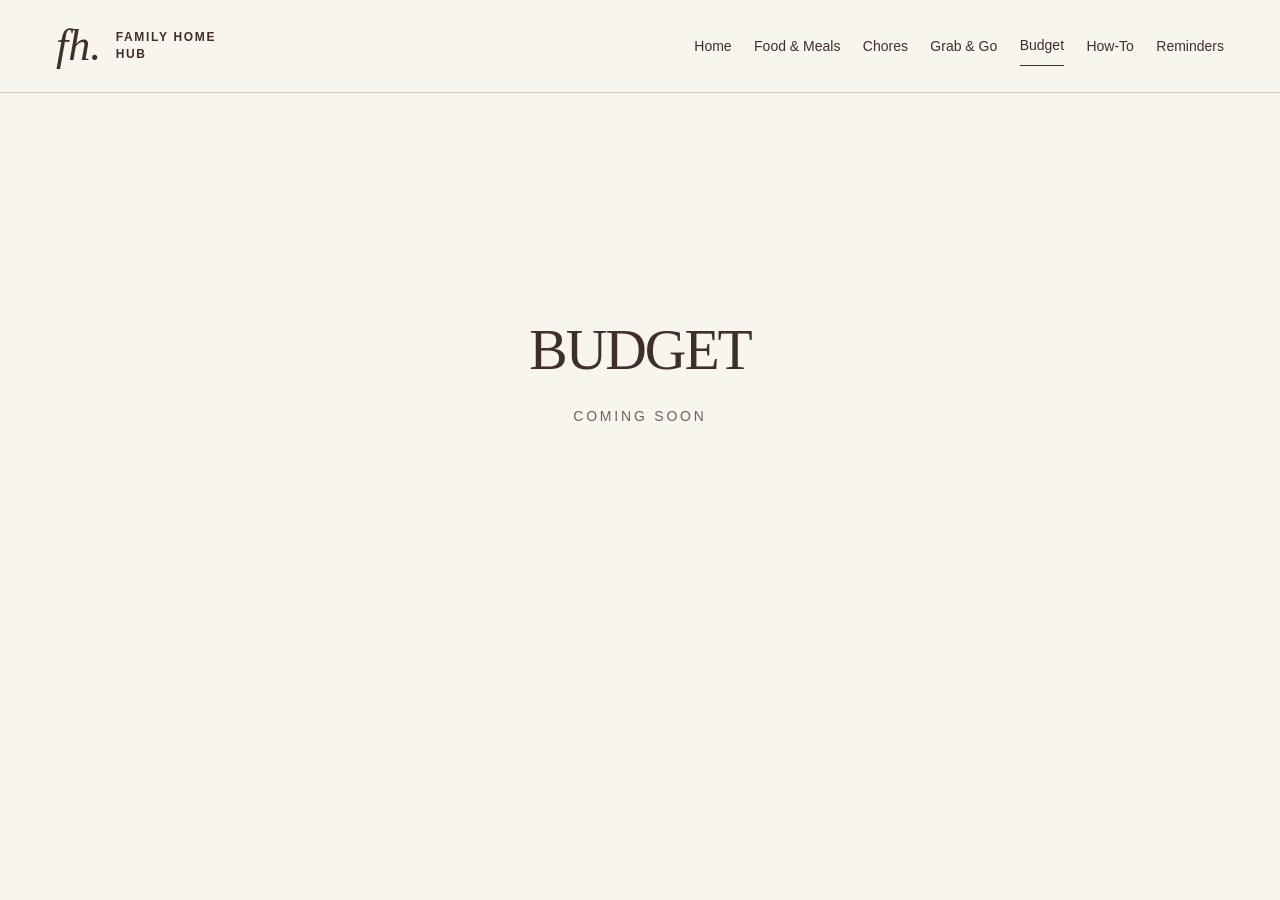
<file: site/budget.html>
<!doctype html>
<html lang="en">
<head>
  <meta charset="utf-8">
  <meta name="viewport" content="width=device-width, initial-scale=1">
  <meta name="description" content="Family household budget information. Coming soon.">
  <title>Budget | Family Home Hub</title>
  <link rel="icon" href="assets/favicon.svg" type="image/svg+xml">
  <link rel="stylesheet" href="assets/styles.css">
  <script src="assets/resources.js" defer></script>
  <script src="assets/site.js" defer></script>
</head>
<body>
  <a class="skip-link" href="#main">Skip to content</a>
  <header class="site-header">
    <a class="brand" href="index.html" aria-label="Family Home Hub home"><span class="brand-mark" aria-hidden="true">fh.</span><span>FAMILY HOME HUB</span></a>
    <button class="nav-toggle" type="button" aria-expanded="false" aria-controls="site-nav">Menu</button>
    <nav id="site-nav" class="site-nav" aria-label="Main navigation"><a href="index.html">Home</a><a href="food-meals.html">Food &amp; Meals</a><a href="chores.html">Chores</a><a href="grab-go.html">Grab &amp; Go</a><a href="budget.html" aria-current="page">Budget</a><a href="how-to.html">How-To</a><a href="reminders.html">Reminders</a></nav>
  </header>
  <main id="main" class="page budget-page">
    <h1>BUDGET</h1><p>COMING SOON</p>
  </main>
</body>
</html>
</file>
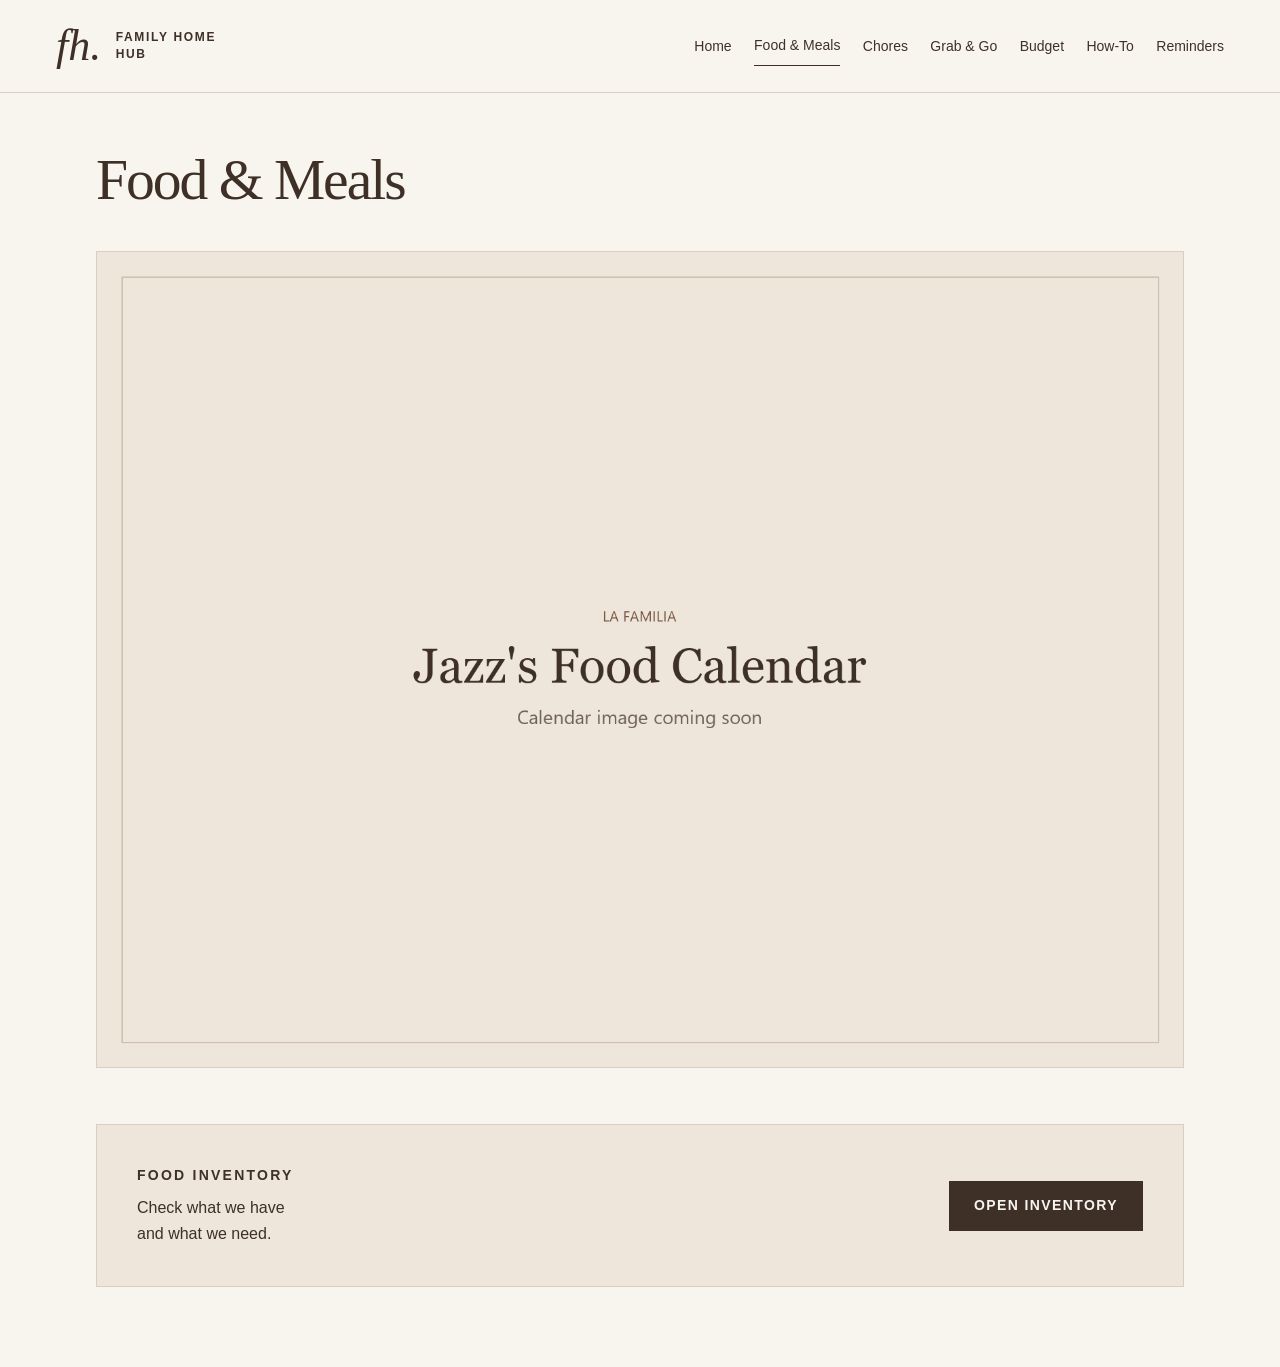
<file: site/food-meals.html>
<!doctype html>
<html lang="en">
<head>
  <meta charset="utf-8">
  <meta name="viewport" content="width=device-width, initial-scale=1">
  <meta name="description" content="Jazz&#x27;s food calendar and our family&#x27;s food inventory.">
  <title>Food &amp; Meals | Family Home Hub</title>
  <link rel="icon" href="assets/favicon.svg" type="image/svg+xml">
  <link rel="stylesheet" href="assets/styles.css">
  <script src="assets/resources.js" defer></script>
  <script src="assets/site.js" defer></script>
</head>
<body>
  <a class="skip-link" href="#main">Skip to content</a>
  <header class="site-header">
    <a class="brand" href="index.html" aria-label="Family Home Hub home"><span class="brand-mark" aria-hidden="true">fh.</span><span>FAMILY HOME HUB</span></a>
    <button class="nav-toggle" type="button" aria-expanded="false" aria-controls="site-nav">Menu</button>
    <nav id="site-nav" class="site-nav" aria-label="Main navigation"><a href="index.html">Home</a><a href="food-meals.html" aria-current="page">Food &amp; Meals</a><a href="chores.html">Chores</a><a href="grab-go.html">Grab &amp; Go</a><a href="budget.html">Budget</a><a href="how-to.html">How-To</a><a href="reminders.html">Reminders</a></nav>
  </header>
  <main id="main" class="page ">

    <div class="page-heading"><h1>Food &amp; Meals</h1></div>
    <figure class="document-image"><img src="assets/images/jazz-food-calendar.png" alt="Jazz&#x27;s Food Calendar" width="1600" height="1200" loading="lazy"></figure>
    <section class="callout" aria-labelledby="inventory-title">
      <div><h2 id="inventory-title">FOOD INVENTORY</h2><p>Check what we have<br>and what we need.</p></div>
      <div><a class="button" href="#" data-resource="foodInventory">OPEN INVENTORY</a><p class="resource-message" role="status" hidden>The food inventory link is coming soon.</p></div>
    </section>
  </main>
</body>
</html>
</file>
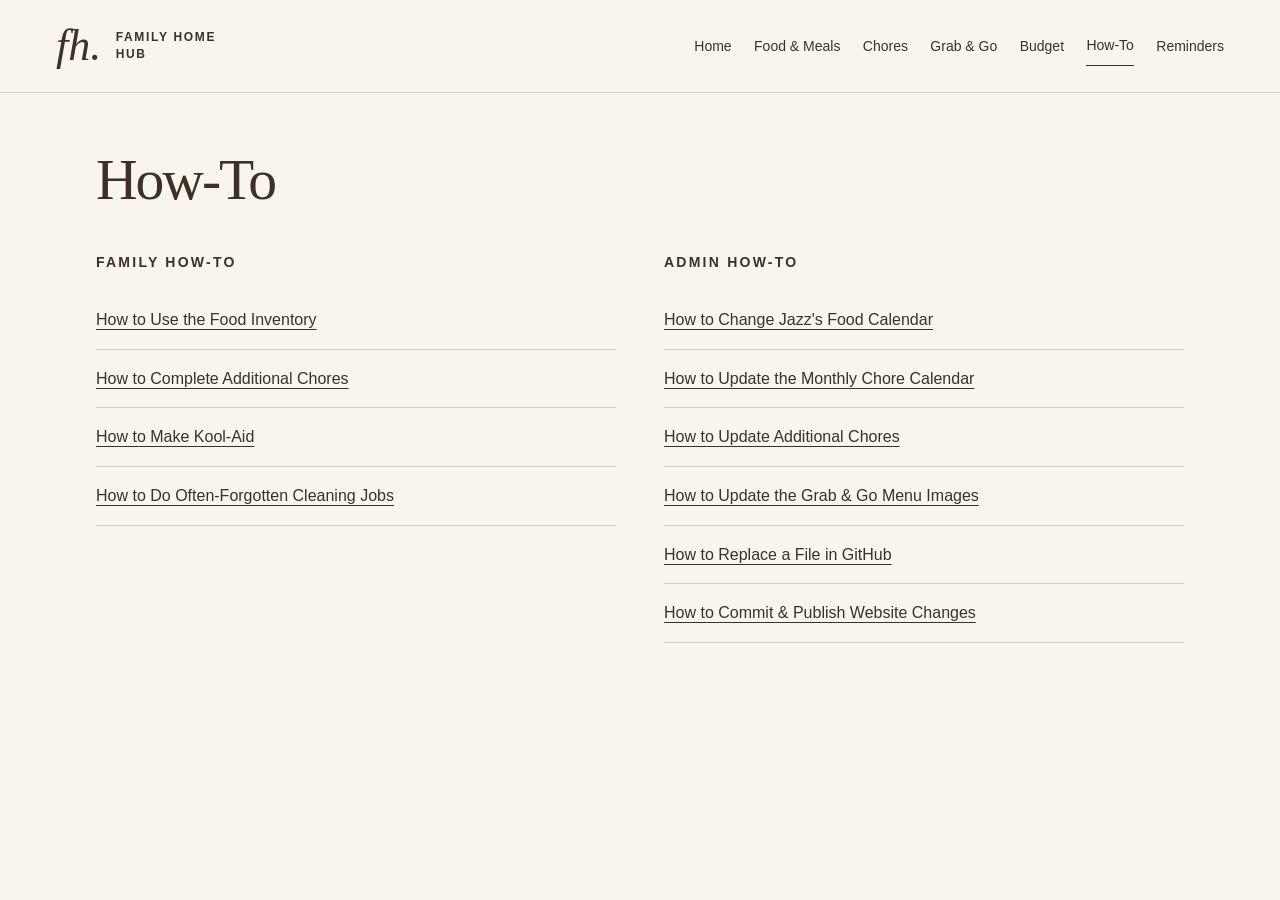
<file: site/how-to.html>
<!doctype html>
<html lang="en">
<head>
  <meta charset="utf-8">
  <meta name="viewport" content="width=device-width, initial-scale=1">
  <meta name="description" content="Family and admin instructions for everyday tasks and keeping the hub up to date.">
  <title>How-To | Family Home Hub</title>
  <link rel="icon" href="assets/favicon.svg" type="image/svg+xml">
  <link rel="stylesheet" href="assets/styles.css">
  <script src="assets/resources.js" defer></script>
  <script src="assets/site.js" defer></script>
</head>
<body>
  <a class="skip-link" href="#main">Skip to content</a>
  <header class="site-header">
    <a class="brand" href="index.html" aria-label="Family Home Hub home"><span class="brand-mark" aria-hidden="true">fh.</span><span>FAMILY HOME HUB</span></a>
    <button class="nav-toggle" type="button" aria-expanded="false" aria-controls="site-nav">Menu</button>
    <nav id="site-nav" class="site-nav" aria-label="Main navigation"><a href="index.html">Home</a><a href="food-meals.html">Food &amp; Meals</a><a href="chores.html">Chores</a><a href="grab-go.html">Grab &amp; Go</a><a href="budget.html">Budget</a><a href="how-to.html" aria-current="page">How-To</a><a href="reminders.html">Reminders</a></nav>
  </header>
  <main id="main" class="page ">

    <div class="page-heading"><h1>How-To</h1></div>
    <div class="how-to-columns">
      <section aria-labelledby="family-guides-title"><h2 class="eyebrow" id="family-guides-title">FAMILY HOW-TO</h2><ul class="guide-list"><li><a href="#" data-resource="howToFoodInventory">How to Use the Food Inventory</a><p class="resource-message" role="status" hidden>This guide is coming soon.</p></li><li><a href="#" data-resource="howToAdditionalChores">How to Complete Additional Chores</a><p class="resource-message" role="status" hidden>This guide is coming soon.</p></li><li><a href="#" data-resource="howToKoolAid">How to Make Kool-Aid</a><p class="resource-message" role="status" hidden>This guide is coming soon.</p></li><li><a href="#" data-resource="howToForgottenCleaning">How to Do Often-Forgotten Cleaning Jobs</a><p class="resource-message" role="status" hidden>This guide is coming soon.</p></li></ul></section>
      <section aria-labelledby="admin-guides-title"><h2 class="eyebrow" id="admin-guides-title">ADMIN HOW-TO</h2><ul class="guide-list"><li><a href="#" data-resource="howToFoodCalendar">How to Change Jazz&#x27;s Food Calendar</a><p class="resource-message" role="status" hidden>This guide is coming soon.</p></li><li><a href="#" data-resource="howToChoreCalendar">How to Update the Monthly Chore Calendar</a><p class="resource-message" role="status" hidden>This guide is coming soon.</p></li><li><a href="#" data-resource="howToUpdateAdditionalChores">How to Update Additional Chores</a><p class="resource-message" role="status" hidden>This guide is coming soon.</p></li><li><a href="#" data-resource="howToGrabGoMenus">How to Update the Grab &amp; Go Menu Images</a><p class="resource-message" role="status" hidden>This guide is coming soon.</p></li><li><a href="#" data-resource="howToReplaceGithubFile">How to Replace a File in GitHub</a><p class="resource-message" role="status" hidden>This guide is coming soon.</p></li><li><a href="#" data-resource="howToPublishGithub">How to Commit &amp; Publish Website Changes</a><p class="resource-message" role="status" hidden>This guide is coming soon.</p></li></ul></section>
    </div>
  </main>
</body>
</html>
</file>
<file: FAMILY_HOME_HUB/assets/styles.css>
@charset "UTF-8";
:root { --paper: #f8f5ef; --ink: #3e3027; --muted: #716258; --line: #d9cec1; --accent: #76533d; --panel: #eee6da; --serif: Georgia, "Times New Roman", serif; --sans: "Segoe UI", Arial, sans-serif; }
* { box-sizing: border-box; }
html { color-scheme: light; scroll-behavior: smooth; }
body { margin: 0; background: var(--paper); color: var(--ink); font-family: var(--sans); font-size: 1rem; line-height: 1.6; }
a { color: inherit; text-underline-offset: .25em; }
a:hover { color: var(--accent); }
button { font: inherit; }
button, a { -webkit-tap-highlight-color: transparent; }
:focus-visible { outline: 3px solid var(--accent); outline-offset: 5px; }
[hidden] { display: none !important; }
.skip-link { position: fixed; left: 1rem; top: -6rem; z-index: 10; padding: .7rem 1rem; background: var(--ink); color: white; }
.skip-link:focus { top: 1rem; }
.site-header { max-width: 1400px; margin: 0 auto; padding: 1.5rem 3.5rem; display: flex; align-items: center; justify-content: space-between; gap: 2rem; border-bottom: 1px solid var(--line); }
.brand { display: flex; align-items: center; gap: .9rem; text-decoration: none; flex-shrink: 0; }
.brand > span:last-child { max-width: 6.5rem; font-size: .75rem; line-height: 1.45; letter-spacing: .14em; font-weight: 600; }
.brand-mark { font-family: var(--serif); font-style: italic; font-size: 2.75rem; line-height: 1; }
.site-nav { display: flex; flex-wrap: wrap; align-items: center; gap: .3rem 1.4rem; }
.site-nav a { display: block; padding: .55rem 0; font-size: .875rem; text-decoration: none; white-space: nowrap; }
.site-nav a[aria-current="page"] { border-bottom: 1px solid var(--ink); }
.nav-toggle { display: none; border: 1px solid var(--line); background: transparent; padding: .45rem .9rem; min-height: 44px; color: var(--ink); }
.page { max-width: 1200px; margin: 0 auto; padding: 3.5rem 3.5rem 5rem; }
h1, h2, h3, p, figure { margin: 0; }
h1, h2, h3 { font-family: var(--serif); font-weight: 400; }
h1 { font-size: clamp(2.6rem, 4.5vw, 4.5rem); line-height: 1.08; letter-spacing: -.035em; text-align: center; }
h2 { font-size: clamp(1.9rem, 3vw, 2.6rem); line-height: 1.2; letter-spacing: -.025em; }
.eyebrow { font-family: var(--sans); font-size: .875rem; font-weight: 600; letter-spacing: .16em; line-height: 1.6; }
.handwritten { font-family: var(--serif); font-size: 1.5rem; font-style: italic; color: var(--accent); margin-bottom: .75rem; }
.home-intro { display: grid; grid-template-columns: 1.1fr 1fr; gap: 3rem; align-items: end; padding-bottom: 2.5rem; }
.home-intro .handwritten { text-align: center; }
.welcome { max-width: 25rem; padding-bottom: .5rem; }

.welcome p { color: var(--muted); margin-top: 1rem; max-width: 23rem; }
img { display: block; width: 100%; height: auto; }
.family-photo { border: 1px solid var(--line); background: var(--panel); }
.hub-directory { padding-top: 3rem; }

ul { padding: 0; margin: 0; list-style: none; }
.directory-grid { display: grid; grid-template-columns: repeat(2, minmax(0, 1fr)); column-gap: 3rem; }
.directory-grid li { border-bottom: 1px solid var(--line); padding: 1.4rem 0 1.6rem; }
.directory-grid a { font-family: var(--serif); font-size: 1.75rem; text-decoration-thickness: 1px; }
.directory-grid p { font-size: .9375rem; color: var(--muted); margin-top: .35rem; }
.page-heading { margin-bottom: 2.5rem; text-align: center; }
.page-heading h1 { margin-inline: auto; }
.page-heading .handwritten { margin-bottom: .65rem; }
.page-heading p:not(.handwritten) { max-width: 42rem; color: var(--muted); margin: 1.2rem auto 0; }
.content-section { margin-top: 3.5rem; }

.document-image { border: 1px solid var(--line); background: var(--panel); }
.document-grid { display: grid; grid-template-columns: repeat(2, minmax(0, 1fr)); gap: 1.5rem; }
.document-grid figure { min-width: 0; }
@media (min-width: 601px) {
  .poster-grid { align-items: start; }
  .poster-grid .document-image { position: relative; aspect-ratio: 1122 / 1402; border: 0; background: transparent; }
  .poster-grid .document-image img { position: absolute; inset: 0; width: 100%; height: 100%; object-fit: contain; }
}
.callout { margin-top: 3.5rem; padding: 2.5rem; background: var(--panel); display: flex; justify-content: space-between; align-items: center; gap: 2rem; border: 1px solid var(--line); }
.callout > div:first-child { flex: 1; min-width: 0; }
.callout > div:first-child p { text-align: center; }
.callout p { margin-top: .6rem; }
.callout .button { flex-shrink: 0; }
.inventory-actions { display: grid; gap: .75rem; width: 15rem; max-width: 100%; flex-shrink: 0; }
.inventory-actions .button { width: 100%; }
.button { display: inline-flex; align-items: center; justify-content: center; min-height: 48px; background: var(--ink); color: var(--paper); font-size: .875rem; letter-spacing: .1em; font-weight: 600; padding: .8rem 1.5rem; border: 1px solid var(--ink); text-decoration: none; text-align: center; }
.button:hover { background: var(--accent); color: white; border-color: var(--accent); }
.button-secondary { background: transparent; color: var(--ink); }
.resource-message { font-size: .9375rem; color: var(--muted); margin-top: .8rem; max-width: 32rem; }

.chores-page .document-grid { align-items: start; }
.section-title { display: flex; align-items: center; justify-content: center; gap: clamp(.75rem, 3vw, 2rem); margin-bottom: 1.75rem; font-family: var(--serif); font-size: clamp(1.9rem, 3vw, 2.6rem); font-weight: 400; line-height: 1.2; color: var(--accent); font-style: italic; text-align: center; letter-spacing: -.015em; }
.section-title > span { min-width: 0; }
.section-title::before, .section-title::after { content: ""; flex: 1; max-width: 9rem; min-width: 1rem; height: 1px; background: var(--line); }
.chores-page .additional-chores { border-top: 1px solid var(--line); padding-top: 2.5rem; text-align: center; }
.chores-page .additional-chores .button { letter-spacing: .03em; padding: .9rem 2rem; }
.how-to-columns { display: grid; grid-template-columns: 1fr 1fr; gap: 3rem; }

.guide-list li { border-bottom: 1px solid var(--line); }
.guide-list a { display: block; padding: 1rem 0; font-size: 1rem; }
.budget-page { display: flex; flex-direction: column; justify-content: center; align-items: center; text-align: center; min-height: 65vh; gap: 1.5rem; }
.budget-page p { font-size: .875rem; letter-spacing: .2em; color: var(--muted); }
.reminders-heading h1 { max-width: 52rem; }
@media (min-width: 1600px) { .site-header { padding-left: 4rem; padding-right: 4rem; } }
@media (max-width: 1050px) { .site-header { padding: 1.25rem 2rem; gap: 1.5rem; } .site-nav { gap: .2rem 1rem; } .brand > span:last-child { display: none; } .page { padding-left: 2rem; padding-right: 2rem; } }
@media (max-width: 760px) {
  .site-header { position: relative; flex-wrap: wrap; padding: 1rem 1.25rem; gap: 0; }
  .brand > span:last-child { display: block; } .brand-mark { font-size: 2.5rem; }
  .nav-toggle { display: block; } .site-nav { width: 100%; margin-top: 1rem; gap: 0; border-top: 1px solid var(--line); }
  .site-nav a { width: 50%; padding: .8rem .25rem; white-space: normal; font-size: .9375rem; }
  .site-nav a[aria-current="page"] { border-bottom: 0; text-decoration: underline; }
  .js .site-nav:not(.is-open) { display: none; }
  .page { padding: 2rem 1.25rem 3rem; }
  .home-intro { grid-template-columns: 1fr; gap: 1.75rem; padding-bottom: 2rem; }
  .welcome { max-width: 30rem; }
  .welcome h2 br { display: none; } .welcome p { max-width: 28rem; }
  .hub-directory { padding-top: 2rem; } .directory-grid { column-gap: 1.5rem; }
  .directory-grid a { font-size: 1.5rem; }
  .callout { padding: 1.75rem; flex-direction: column; align-items: stretch; gap: 1.25rem; }
  .callout > div { width: 100%; }
  .callout > div:last-child { text-align: center; }
  .how-to-columns { grid-template-columns: 1fr; gap: 2.5rem; }
  .content-section { margin-top: 2.5rem; }
}
@media (max-width: 600px) { .document-grid, .directory-grid { grid-template-columns: 1fr; } .document-grid { gap: 1.25rem; } .directory-grid li { padding: 1.1rem 0; } .callout .button { width: 100%; } }
@media (prefers-reduced-motion: reduce) { html { scroll-behavior: auto; } }
</file>
<file: site/assets/styles.css>
@charset "UTF-8";
:root { --paper: #f8f5ef; --ink: #3e3027; --muted: #716258; --line: #d9cec1; --accent: #76533d; --panel: #eee6da; --serif: Georgia, "Times New Roman", serif; --sans: "Segoe UI", Arial, sans-serif; }
* { box-sizing: border-box; }
html { color-scheme: light; scroll-behavior: smooth; }
body { margin: 0; background: var(--paper); color: var(--ink); font-family: var(--sans); font-size: 1rem; line-height: 1.6; }
a { color: inherit; text-underline-offset: .25em; }
a:hover { color: var(--accent); }
button { font: inherit; }
button, a { -webkit-tap-highlight-color: transparent; }
:focus-visible { outline: 3px solid var(--accent); outline-offset: 5px; }
[hidden] { display: none !important; }
.skip-link { position: fixed; left: 1rem; top: -6rem; z-index: 10; padding: .7rem 1rem; background: var(--ink); color: white; }
.skip-link:focus { top: 1rem; }
.site-header { max-width: 1400px; margin: 0 auto; padding: 1.5rem 3.5rem; display: flex; align-items: center; justify-content: space-between; gap: 2rem; border-bottom: 1px solid var(--line); }
.brand { display: flex; align-items: center; gap: .9rem; text-decoration: none; flex-shrink: 0; }
.brand > span:last-child { max-width: 6.5rem; font-size: .75rem; line-height: 1.45; letter-spacing: .14em; font-weight: 600; }
.brand-mark { font-family: var(--serif); font-style: italic; font-size: 2.75rem; line-height: 1; }
.site-nav { display: flex; flex-wrap: wrap; align-items: center; gap: .3rem 1.4rem; }
.site-nav a { display: block; padding: .55rem 0; font-size: .875rem; text-decoration: none; white-space: nowrap; }
.site-nav a[aria-current="page"] { border-bottom: 1px solid var(--ink); }
.nav-toggle { display: none; border: 1px solid var(--line); background: transparent; padding: .45rem .9rem; min-height: 44px; color: var(--ink); }
.page { max-width: 1200px; margin: 0 auto; padding: 3.5rem 3.5rem 5rem; }
h1, h2, h3, p, figure { margin: 0; }
h1, h2, h3 { font-family: var(--serif); font-weight: 400; }
h1 { font-size: clamp(2.6rem, 4.5vw, 4.5rem); line-height: 1.08; letter-spacing: -.035em; }
h2 { font-size: clamp(1.9rem, 3vw, 2.6rem); line-height: 1.2; letter-spacing: -.025em; }
.eyebrow { font-family: var(--sans); font-size: .875rem; font-weight: 600; letter-spacing: .16em; line-height: 1.6; }
.handwritten { font-family: var(--serif); font-size: 1.5rem; font-style: italic; color: var(--accent); margin-bottom: .75rem; }
.home-intro { display: grid; grid-template-columns: 1.1fr 1fr; gap: 3rem; align-items: end; padding-bottom: 2.5rem; }
.home-intro h1 { font-size: clamp(3.6rem, 6.7vw, 6rem); }
.welcome { max-width: 25rem; padding-bottom: .5rem; }
.welcome h2 { font-size: clamp(1.65rem, 2.5vw, 2.2rem); }
.welcome p { color: var(--muted); margin-top: 1rem; max-width: 23rem; }
img { display: block; width: 100%; height: auto; }
.family-photo { border: 1px solid var(--line); background: var(--panel); }
.hub-directory { padding-top: 3rem; }
.section-heading { display: flex; align-items: center; gap: 1.5rem; margin-bottom: 1rem; }
.section-line { flex: 1; height: 1px; background: var(--line); }
ul { padding: 0; margin: 0; list-style: none; }
.directory-grid { display: grid; grid-template-columns: repeat(2, minmax(0, 1fr)); column-gap: 3rem; }
.directory-grid li { border-bottom: 1px solid var(--line); padding: 1.4rem 0 1.6rem; }
.directory-grid a { font-family: var(--serif); font-size: 1.75rem; text-decoration-thickness: 1px; }
.directory-grid p { font-size: .9375rem; color: var(--muted); margin-top: .35rem; }
.page-heading { margin-bottom: 2.5rem; }
.page-heading .handwritten { margin-bottom: .65rem; }
.page-heading p:not(.handwritten) { max-width: 42rem; color: var(--muted); margin-top: 1.2rem; }
.content-section { margin-top: 3.5rem; }
.content-section > h2 { margin-bottom: 1.4rem; }
.document-image { border: 1px solid var(--line); background: var(--panel); }
.document-grid { display: grid; grid-template-columns: repeat(2, minmax(0, 1fr)); gap: 1.5rem; }
.document-grid figure { min-width: 0; }
.callout { margin-top: 3.5rem; padding: 2.5rem; background: var(--panel); display: flex; justify-content: space-between; align-items: center; gap: 2rem; border: 1px solid var(--line); }
.callout h2 { font-family: var(--sans); font-size: .875rem; font-weight: 600; letter-spacing: .16em; line-height: 1.5; }
.callout p { margin-top: .6rem; }
.callout .button { flex-shrink: 0; }
.button { display: inline-flex; align-items: center; justify-content: center; min-height: 48px; background: var(--ink); color: var(--paper); font-size: .875rem; letter-spacing: .1em; font-weight: 600; padding: .8rem 1.5rem; border: 1px solid var(--ink); text-decoration: none; text-align: center; }
.button:hover { background: var(--accent); color: white; border-color: var(--accent); }
.button-secondary { background: transparent; color: var(--ink); }
.resource-message { font-size: .9375rem; color: var(--muted); margin-top: .8rem; max-width: 32rem; }
.pdf-viewer { width: 100%; height: 760px; height: clamp(360px, 75vw, 760px); display: block; border: 1px solid var(--line); background: var(--panel); margin-bottom: 1rem; }
#calendar-title { margin-bottom: 1.4rem; }
.additional-chores { border-top: 1px solid var(--line); padding-top: 2.5rem; }
.additional-chores h2 { font-family: var(--sans); font-size: .875rem; font-weight: 600; letter-spacing: .16em; margin-bottom: 1.25rem; }
.how-to-columns { display: grid; grid-template-columns: 1fr 1fr; gap: 3rem; }
.how-to-columns h2 { margin-bottom: 1.1rem; }
.guide-list li { border-bottom: 1px solid var(--line); }
.guide-list a { display: block; padding: 1rem 0; font-size: 1rem; }
.budget-page { display: flex; flex-direction: column; justify-content: center; align-items: center; text-align: center; min-height: 65vh; gap: 1.5rem; }
.budget-page p { font-size: .875rem; letter-spacing: .2em; color: var(--muted); }
.reminders-heading h1 { max-width: 52rem; font-size: clamp(2.5rem, 4.5vw, 4.3rem); }
@media (min-width: 1600px) { .site-header { padding-left: 4rem; padding-right: 4rem; } }
@media (max-width: 1050px) { .site-header { padding: 1.25rem 2rem; gap: 1.5rem; } .site-nav { gap: .2rem 1rem; } .brand > span:last-child { display: none; } .page { padding-left: 2rem; padding-right: 2rem; } }
@media (max-width: 760px) {
  .site-header { position: relative; flex-wrap: wrap; padding: 1rem 1.25rem; gap: 0; }
  .brand > span:last-child { display: block; } .brand-mark { font-size: 2.5rem; }
  .nav-toggle { display: block; } .site-nav { width: 100%; margin-top: 1rem; gap: 0; border-top: 1px solid var(--line); }
  .site-nav a { width: 50%; padding: .8rem .25rem; white-space: normal; font-size: .9375rem; }
  .site-nav a[aria-current="page"] { border-bottom: 0; text-decoration: underline; }
  .js .site-nav:not(.is-open) { display: none; }
  .page { padding: 2rem 1.25rem 3rem; }
  .home-intro { grid-template-columns: 1fr; gap: 1.75rem; padding-bottom: 2rem; }
  .home-intro h1 { font-size: clamp(3.2rem, 12vw, 5rem); } .welcome { max-width: 30rem; }
  .welcome h2 br { display: none; } .welcome p { max-width: 28rem; }
  .hub-directory { padding-top: 2rem; } .directory-grid { column-gap: 1.5rem; }
  .directory-grid a { font-size: 1.5rem; }
  .callout { padding: 1.75rem; flex-direction: column; align-items: flex-start; gap: 1.25rem; }
  .how-to-columns { grid-template-columns: 1fr; gap: 2.5rem; }
  .content-section { margin-top: 2.5rem; }
}
@media (max-width: 600px) { .document-grid, .directory-grid { grid-template-columns: 1fr; } .document-grid { gap: 1.25rem; } .directory-grid li { padding: 1.1rem 0; } .callout .button { width: 100%; } }
@media (prefers-reduced-motion: reduce) { html { scroll-behavior: auto; } }
</file>
